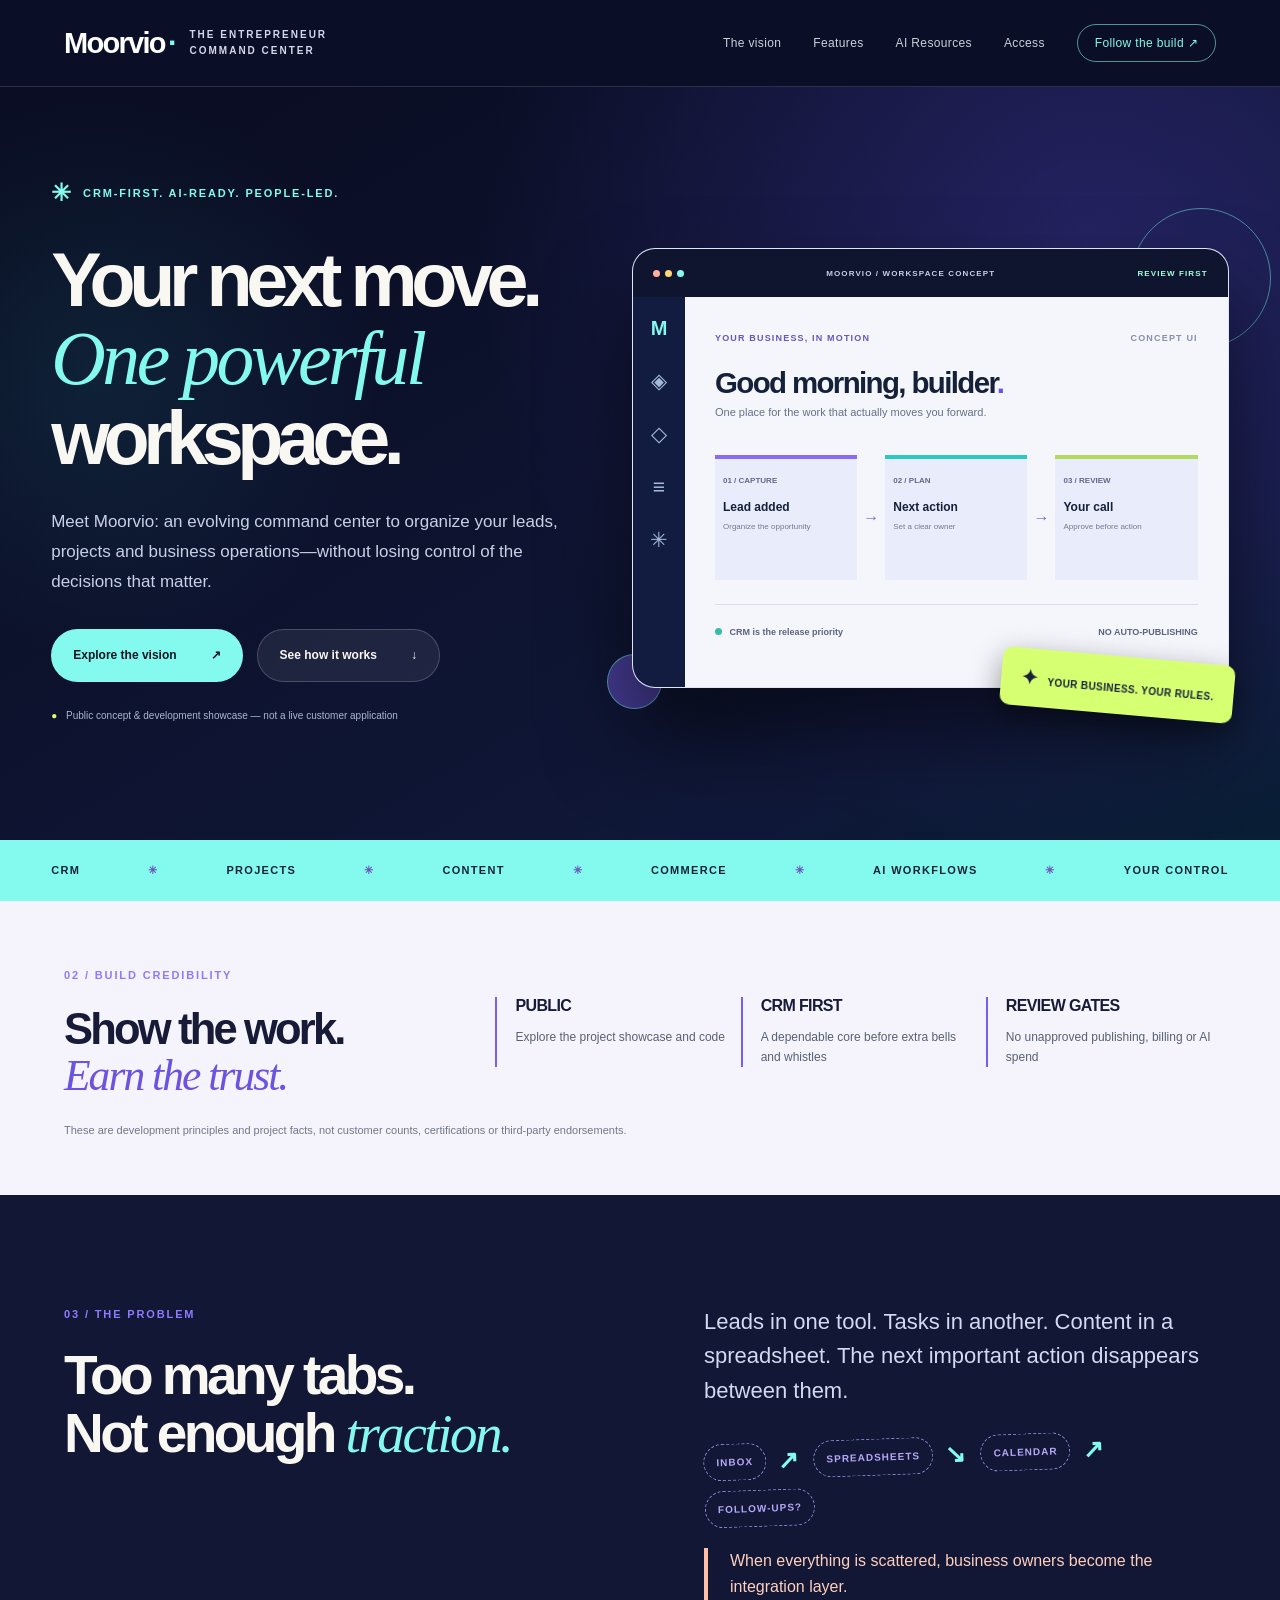
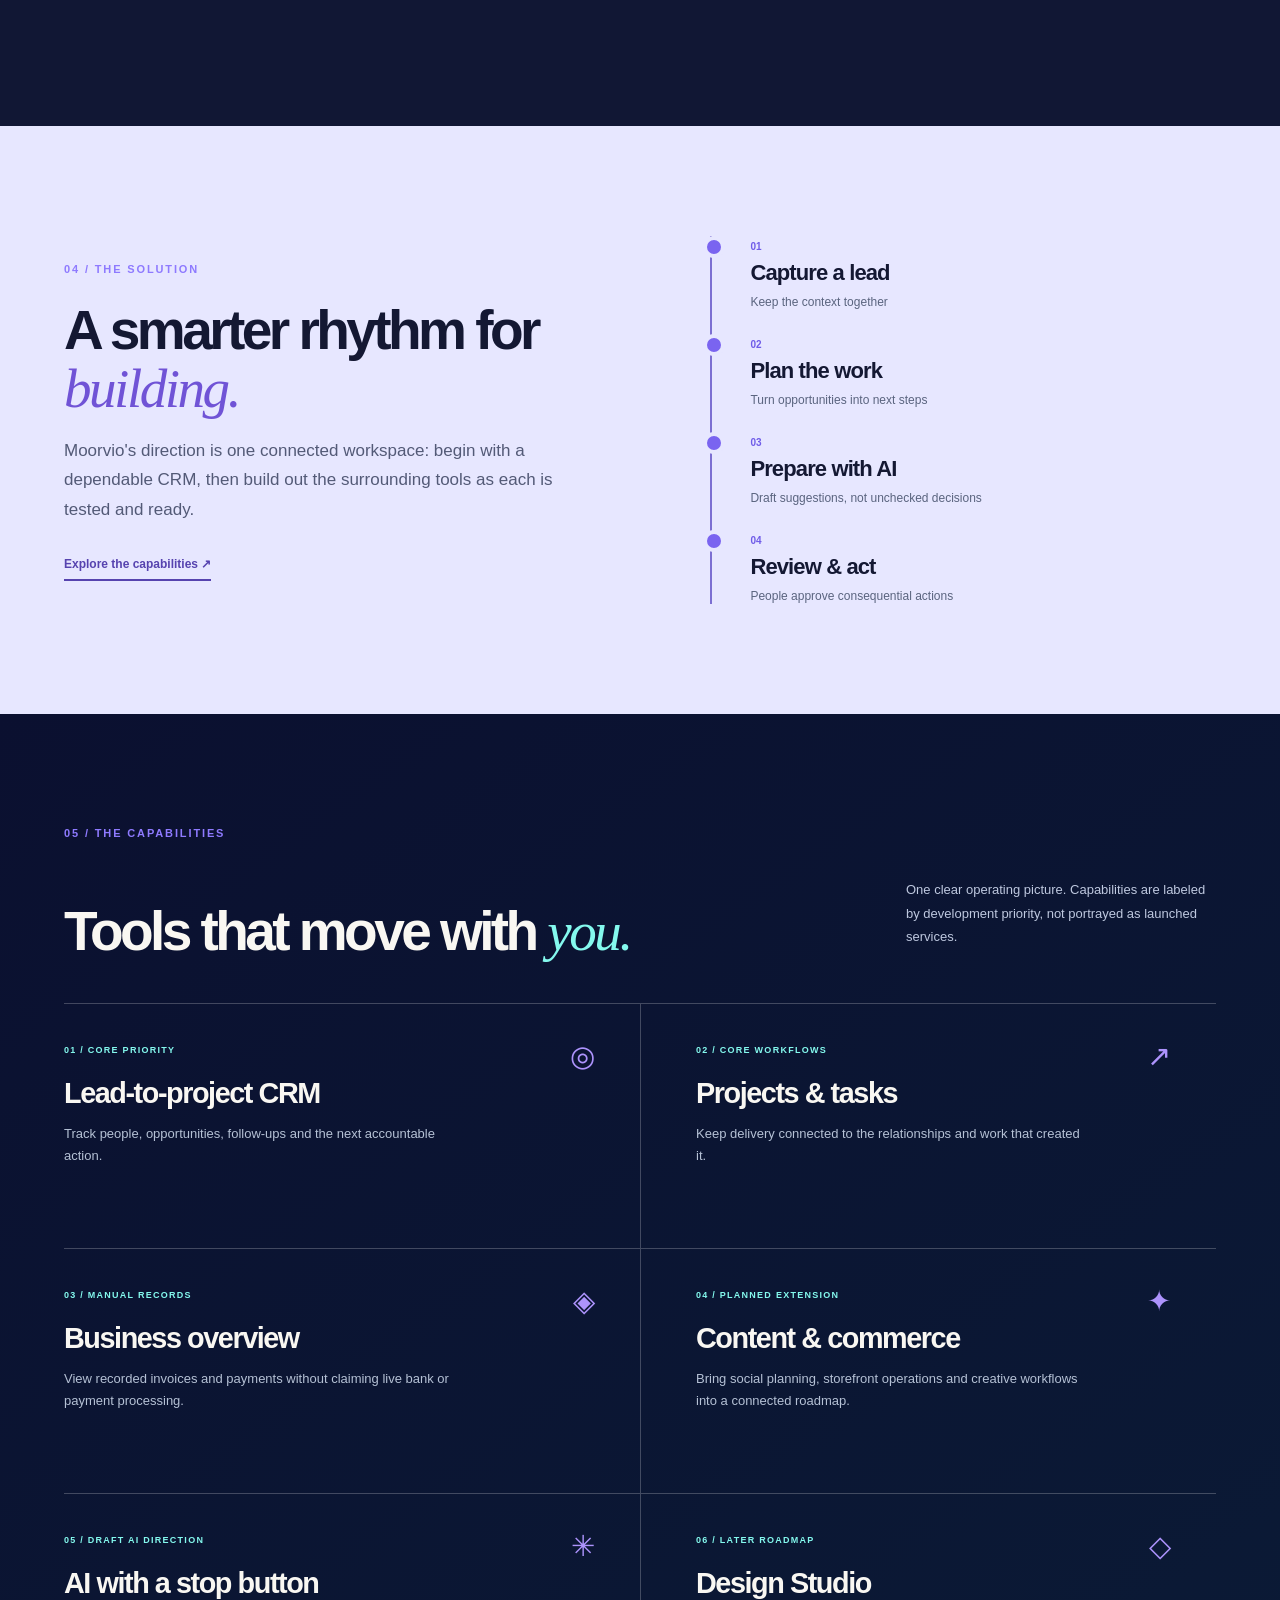
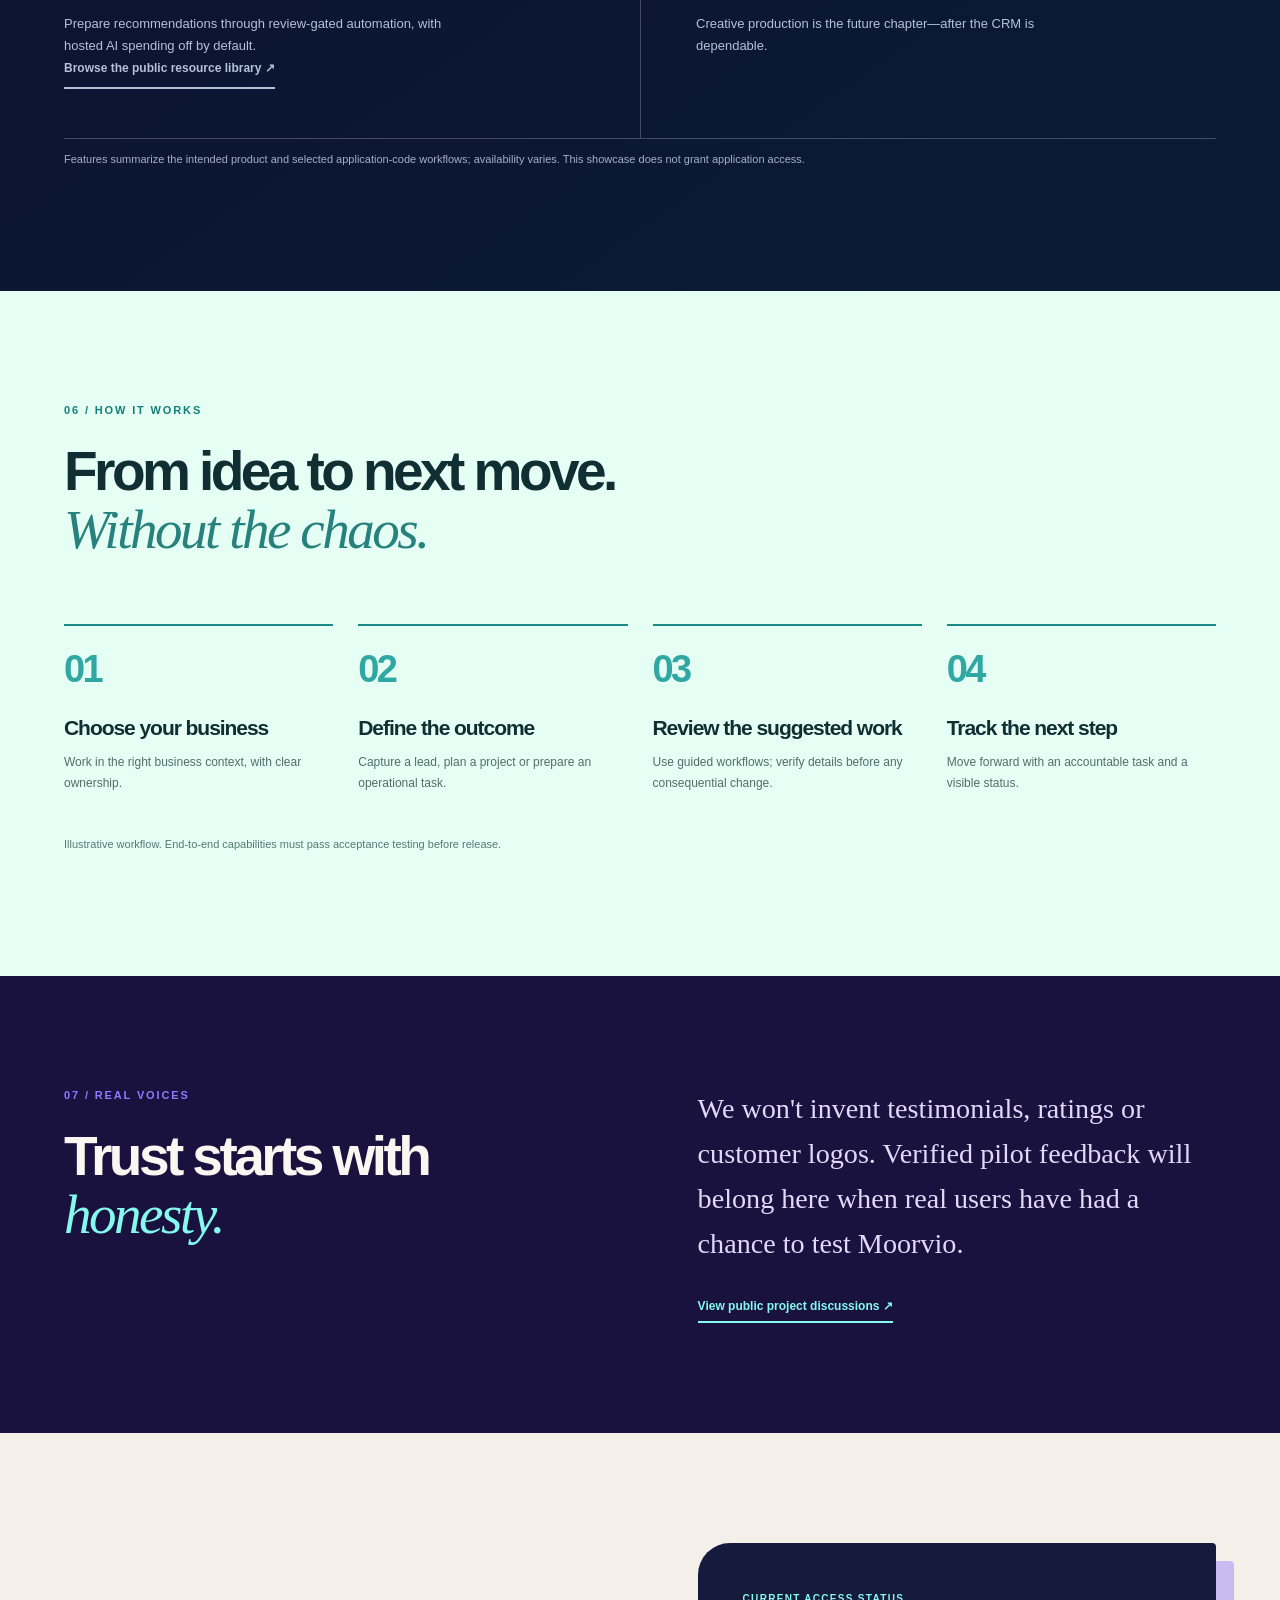
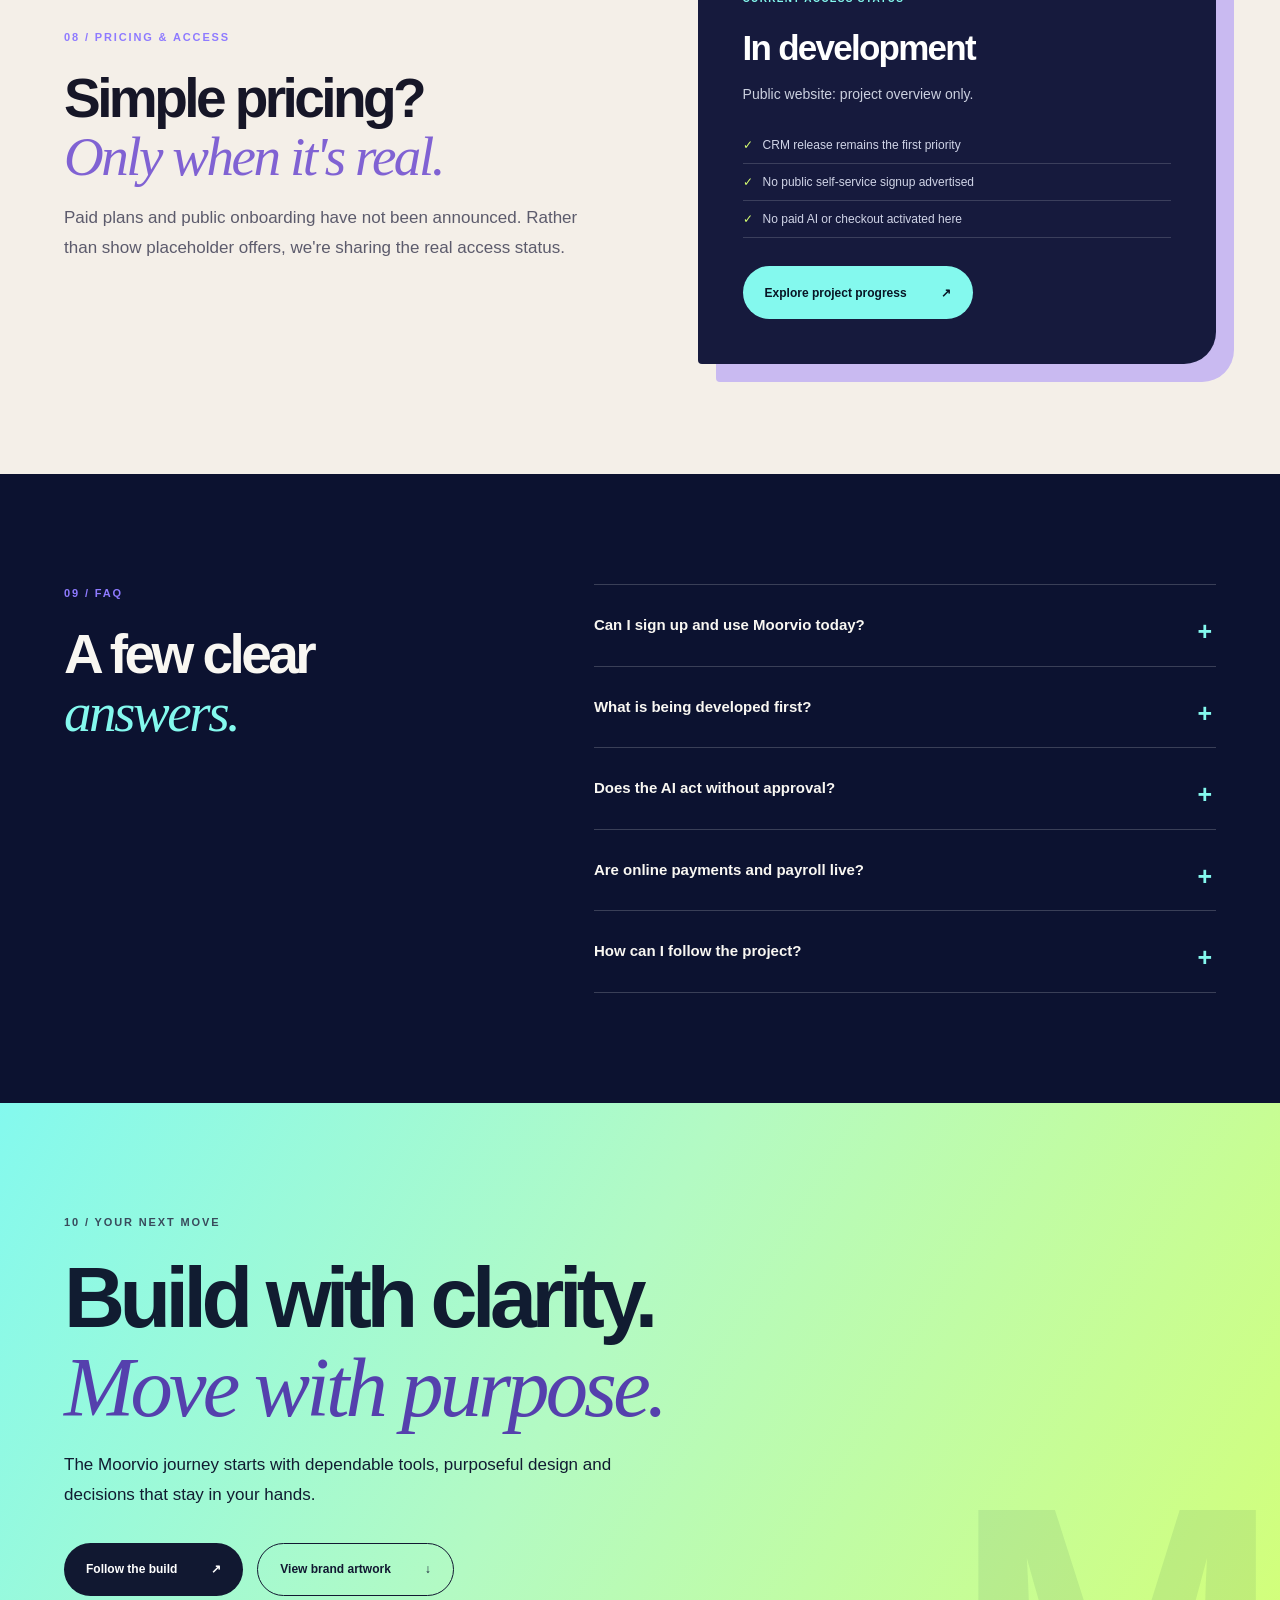
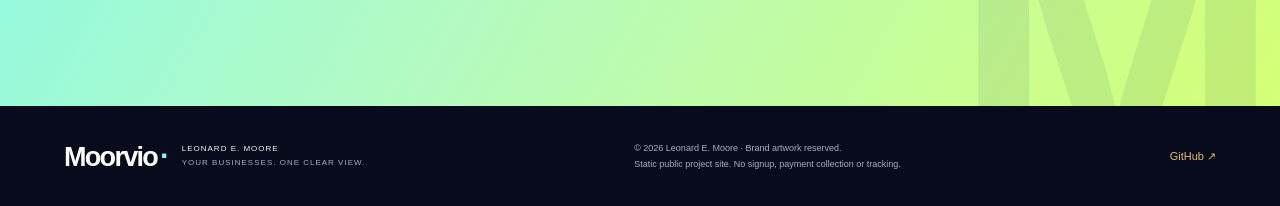
<file: index.html>
<!doctype html>
<html lang="en">
<head>
  <meta charset="utf-8"><meta name="viewport" content="width=device-width,initial-scale=1">
  <meta name="theme-color" content="#090d25">
  <title>Moorvio | Run your business with clarity</title>
  <meta name="description" content="Moorvio is a developing entrepreneur workspace bringing CRM, projects, tasks and review-first AI workflows into one clear operating system. Explore the vision and development status.">
  <meta property="og:type" content="website"><meta property="og:title" content="Moorvio — Your businesses. One clear view.">
  <meta property="og:description" content="The evolving command center for entrepreneurs. CRM-first, review-driven, and built to keep your business moving.">
  <meta property="og:image" content="https://mooreliving777.github.io/business-command-center/assets/moorvio-cover.webp">
  <meta property="og:image:width" content="1536"><meta property="og:image:height" content="1024">
  <meta property="og:url" content="https://mooreliving777.github.io/business-command-center/">
  <meta name="twitter:card" content="summary_large_image">
  <link rel="canonical" href="https://mooreliving777.github.io/business-command-center/">
  <link rel="icon" href="favicon.svg" type="image/svg+xml">
  <link rel="stylesheet" href="styles.css"><link rel="stylesheet" href="landing.css">
  <link rel="stylesheet" href="motion.css">
</head>
<body class="landing-v2">
<a class="skip" href="#main">Skip to content</a>
<header class="site-header">
  <a class="brand" href="#home" aria-label="Moorvio homepage"><span class="wordmark" aria-hidden="true">Moorvio<span>·</span></span><span class="brand-name">THE ENTREPRENEUR<br>COMMAND CENTER</span></a>
  <nav aria-label="Main navigation"><a href="#solution">The vision</a><a href="#features">Features</a><a href="resources.html">AI Resources</a><a href="#pricing">Access</a><a class="nav-cta" href="#final-cta">Follow the build <span aria-hidden="true">↗</span></a></nav>
</header>
<main id="main">
<!-- 01 HERO -->
<section class="v2-hero" id="home" aria-labelledby="hero-title">
  <div class="v2-glow" aria-hidden="true"></div>
  <div class="v2-hero-inner">
    <div class="v2-hero-copy">
      <p class="v2-kicker"><span class="v2-spark" aria-hidden="true">✳</span> CRM-FIRST. AI-READY. PEOPLE-LED.</p>
      <h1 id="hero-title">Your next move.<br><em>One powerful</em><br>workspace.</h1>
      <p class="v2-lead">Meet Moorvio: an evolving command center to organize your leads, projects and business operations—without losing control of the decisions that matter.</p>
      <div class="v2-actions"><a class="v2-btn v2-btn-primary" href="#solution">Explore the vision <span aria-hidden="true">↗</span></a><a class="v2-btn v2-btn-quiet" href="#how-it-works">See how it works <span aria-hidden="true">↓</span></a></div>
      <p class="v2-honesty"><span aria-hidden="true">●</span> Public concept &amp; development showcase — not a live customer application</p>
    </div>
    <div class="v2-demo-wrap">
      <div class="v2-orbit v2-orbit-one" aria-hidden="true"></div><div class="v2-orbit v2-orbit-two" aria-hidden="true"></div>
      <div class="v2-preview">
        <div class="v2-preview-bar"><span class="v2-lights" aria-hidden="true"><i></i><i></i><i></i></span><span>MOORVIO / WORKSPACE CONCEPT</span><span class="v2-preview-status">REVIEW FIRST</span></div>
        <div class="v2-preview-body">
          <div class="v2-preview-rail" aria-hidden="true"><b>M</b><span>◈</span><span>◇</span><span>≡</span><span>✳</span></div>
          <div class="v2-preview-main">
            <div class="v2-preview-top"><span class="v2-mini">YOUR BUSINESS, IN MOTION</span><span class="v2-ghost">CONCEPT UI</span></div>
            <h2>Good morning, builder<span class="v2-accent">.</span></h2>
            <p>One place for the work that actually moves you forward.</p>
            <div class="v2-flow"><div><small>01 / CAPTURE</small><strong>Lead added</strong><span>Organize the opportunity</span></div><span class="v2-arrow" aria-hidden="true">→</span><div><small>02 / PLAN</small><strong>Next action</strong><span>Set a clear owner</span></div><span class="v2-arrow" aria-hidden="true">→</span><div><small>03 / REVIEW</small><strong>Your call</strong><span>Approve before action</span></div></div>
            <div class="v2-preview-bottom"><span><span class="v2-pulse" aria-hidden="true"></span> CRM is the release priority</span><span>NO AUTO-PUBLISHING</span></div>
          </div>
        </div>
      </div>
      <div class="v2-floating-note"><span aria-hidden="true">✦</span> YOUR BUSINESS. YOUR RULES.</div>
    </div>
  </div>
  <div class="v2-ticker" aria-label="Moorvio product areas"><span>CRM</span><span aria-hidden="true">✳</span><span>PROJECTS</span><span aria-hidden="true">✳</span><span>CONTENT</span><span aria-hidden="true">✳</span><span>COMMERCE</span><span aria-hidden="true">✳</span><span>AI WORKFLOWS</span><span aria-hidden="true">✳</span><span>YOUR CONTROL</span></div>
</section>
<!-- 02 SOCIAL PROOF: factual project evidence, no invented customers -->
<section class="v2-proof" id="proof" aria-labelledby="proof-title">
  <div class="v2-container v2-proof-inner"><div><p class="v2-label">02 / BUILD CREDIBILITY</p><h2 id="proof-title">Show the work.<br><em>Earn the trust.</em></h2></div>
    <div class="v2-proof-points"><div><strong>PUBLIC</strong><span>Explore the project showcase and code</span></div><div><strong>CRM FIRST</strong><span>A dependable core before extra bells and whistles</span></div><div><strong>REVIEW GATES</strong><span>No unapproved publishing, billing or AI spend</span></div></div>
  </div>
  <p class="v2-fine v2-container">These are development principles and project facts, not customer counts, certifications or third-party endorsements.</p>
</section>
<!-- 03 PROBLEM -->
<section class="v2-problem v2-pad" id="problem" aria-labelledby="problem-title">
  <div class="v2-container v2-split"><div><p class="v2-label">03 / THE PROBLEM</p><h2 id="problem-title">Too many tabs.<br>Not enough <em>traction.</em></h2></div><div class="v2-right"><p>Leads in one tool. Tasks in another. Content in a spreadsheet. The next important action disappears between them.</p><div class="v2-scribble" aria-hidden="true"><span>INBOX</span><span>↗</span><span>SPREADSHEETS</span><span>↘</span><span>CALENDAR</span><span>↗</span><span>FOLLOW-UPS?</span></div><p class="v2-callout">When everything is scattered, business owners become the integration layer.</p></div></div>
</section>
<!-- 04 SOLUTION -->
<section class="v2-solution v2-pad" id="solution" aria-labelledby="solution-title"><div class="v2-container v2-solution-grid">
  <div><p class="v2-label">04 / THE SOLUTION</p><h2 id="solution-title">A smarter rhythm for <em>building.</em></h2><p class="v2-section-lead">Moorvio's direction is one connected workspace: begin with a dependable CRM, then build out the surrounding tools as each is tested and ready.</p><a class="v2-inline" href="#features">Explore the capabilities <span aria-hidden="true">↗</span></a></div>
  <div class="v2-journey" aria-label="Moorvio workflow concept"><div><span>01</span><strong>Capture a lead</strong><small>Keep the context together</small></div><div><span>02</span><strong>Plan the work</strong><small>Turn opportunities into next steps</small></div><div><span>03</span><strong>Prepare with AI</strong><small>Draft suggestions, not unchecked decisions</small></div><div><span>04</span><strong>Review &amp; act</strong><small>People approve consequential actions</small></div></div>
</div></section>
<!-- 05 FEATURES -->
<section class="v2-features v2-pad" id="features" aria-labelledby="features-title"><div class="v2-container"><p class="v2-label">05 / THE CAPABILITIES</p><div class="v2-heading-row"><h2 id="features-title">Tools that move with <em>you.</em></h2><p>One clear operating picture. Capabilities are labeled by development priority, not portrayed as launched services.</p></div>
<div class="v2-feature-list">
  <article><span class="v2-feature-num">01 / CORE PRIORITY</span><h3>Lead-to-project CRM</h3><p>Track people, opportunities, follow-ups and the next accountable action.</p><span class="v2-feature-glyph" aria-hidden="true">◎</span></article>
  <article><span class="v2-feature-num">02 / CORE WORKFLOWS</span><h3>Projects &amp; tasks</h3><p>Keep delivery connected to the relationships and work that created it.</p><span class="v2-feature-glyph" aria-hidden="true">↗</span></article>
  <article><span class="v2-feature-num">03 / MANUAL RECORDS</span><h3>Business overview</h3><p>View recorded invoices and payments without claiming live bank or payment processing.</p><span class="v2-feature-glyph" aria-hidden="true">◈</span></article>
  <article><span class="v2-feature-num">04 / PLANNED EXTENSION</span><h3>Content &amp; commerce</h3><p>Bring social planning, storefront operations and creative workflows into a connected roadmap.</p><span class="v2-feature-glyph" aria-hidden="true">✦</span></article>
  <article><span class="v2-feature-num">05 / DRAFT AI DIRECTION</span><h3>AI with a stop button</h3><p>Prepare recommendations through review-gated automation, with hosted AI spending off by default. <a href="resources.html" class="v2-inline">Browse the public resource library ↗</a></p><span class="v2-feature-glyph" aria-hidden="true">✳</span></article>
  <article><span class="v2-feature-num">06 / LATER ROADMAP</span><h3>Design Studio</h3><p>Creative production is the future chapter—after the CRM is dependable.</p><span class="v2-feature-glyph" aria-hidden="true">◇</span></article>
</div><p class="v2-fine">Features summarize the intended product and selected application-code workflows; availability varies. This showcase does not grant application access.</p></div></section>
<!-- 06 HOW IT WORKS -->
<section class="v2-how v2-pad" id="how-it-works" aria-labelledby="how-title"><div class="v2-container"><p class="v2-label">06 / HOW IT WORKS</p><h2 id="how-title">From idea to next move.<br><em>Without the chaos.</em></h2><ol class="v2-steps"><li><span>01</span><div><h3>Choose your business</h3><p>Work in the right business context, with clear ownership.</p></div></li><li><span>02</span><div><h3>Define the outcome</h3><p>Capture a lead, plan a project or prepare an operational task.</p></div></li><li><span>03</span><div><h3>Review the suggested work</h3><p>Use guided workflows; verify details before any consequential change.</p></div></li><li><span>04</span><div><h3>Track the next step</h3><p>Move forward with an accountable task and a visible status.</p></div></li></ol><p class="v2-fine">Illustrative workflow. End-to-end capabilities must pass acceptance testing before release.</p></div></section>
<!-- 07 TESTIMONIALS: no fabricated reviews -->
<section class="v2-voices v2-pad" id="testimonials" aria-labelledby="voices-title"><div class="v2-container v2-voices-wrap"><div><p class="v2-label">07 / REAL VOICES</p><h2 id="voices-title">Trust starts with <em>honesty.</em></h2></div><div><p class="v2-quote">We won't invent testimonials, ratings or customer logos. Verified pilot feedback will belong here when real users have had a chance to test Moorvio.</p><a class="v2-inline" href="https://github.com/mooreliving777/business-command-center/issues">View public project discussions <span aria-hidden="true">↗</span></a></div></div></section>
<!-- 08 PRICING -->
<section class="v2-pricing v2-pad" id="pricing" aria-labelledby="pricing-title"><div class="v2-container v2-pricing-layout"><div><p class="v2-label">08 / PRICING &amp; ACCESS</p><h2 id="pricing-title">Simple pricing?<br><em>Only when it's real.</em></h2><p class="v2-section-lead">Paid plans and public onboarding have not been announced. Rather than show placeholder offers, we're sharing the real access status.</p></div><div class="v2-access"><span class="v2-access-brow">CURRENT ACCESS STATUS</span><h3>In development</h3><p>Public website: project overview only.</p><ul><li>CRM release remains the first priority</li><li>No public self-service signup advertised</li><li>No paid AI or checkout activated here</li></ul><a class="v2-btn v2-btn-primary" href="https://github.com/mooreliving777/business-command-center">Explore project progress <span aria-hidden="true">↗</span></a></div></div></section>
<!-- 09 FAQ -->
<section class="v2-faq v2-pad" id="faq" aria-labelledby="faq-title"><div class="v2-container v2-faq-grid"><div><p class="v2-label">09 / FAQ</p><h2 id="faq-title">A few clear <em>answers.</em></h2></div><div class="v2-faq-items">
<details><summary>Can I sign up and use Moorvio today?</summary><p>Not through this site. This is a public development showcase, not an authenticated product or a public waitlist.</p></details>
<details><summary>What is being developed first?</summary><p>A dependable customer relationship management workflow, including leads, follow-ups and related projects. Design Studio comes later.</p></details>
<details><summary>Does the AI act without approval?</summary><p>The intended workflow is review-first. Hosted AI spending and autonomous publishing are not enabled as part of this showcase.</p></details>
<details><summary>Are online payments and payroll live?</summary><p>No. Existing application summaries discuss manually recorded invoice payments and payroll preparation only. This site neither collects payments nor processes payroll.</p></details>
<details><summary>How can I follow the project?</summary><p>Visit the public GitHub repository for the project overview and code changes. There is no verified email signup on this page.</p></details>
</div></div></section>
<!-- 10 FINAL CTA -->
<section class="v2-final v2-pad" id="final-cta" aria-labelledby="final-title"><div class="v2-container v2-final-inner"><p class="v2-label">10 / YOUR NEXT MOVE</p><h2 id="final-title">Build with clarity.<br><em>Move with purpose.</em></h2><p>The Moorvio journey starts with dependable tools, purposeful design and decisions that stay in your hands.</p><div class="v2-actions"><a class="v2-btn v2-btn-dark" href="https://github.com/mooreliving777/business-command-center">Follow the build <span aria-hidden="true">↗</span></a><a class="v2-btn v2-btn-outline" href="assets/moorvio-cover.webp" download="moorvio-cover.webp">View brand artwork <span aria-hidden="true">↓</span></a></div><span class="v2-final-mark" aria-hidden="true">M.</span></div></section>
</main>
<footer><a class="brand footer-brand" href="#home"><span class="wordmark" aria-hidden="true">Moorvio<span>·</span></span><span>LEONARD E. MOORE<br><span class="muted">YOUR BUSINESSES. ONE CLEAR VIEW.</span></span></a><p>© 2026 Leonard E. Moore · Brand artwork reserved.<br>Static public project site. No signup, payment collection or tracking.</p><a href="https://github.com/mooreliving777/business-command-center">GitHub <span aria-hidden="true">↗</span></a></footer>
  <script src="motion.js" defer></script>
</body></html>
</file>
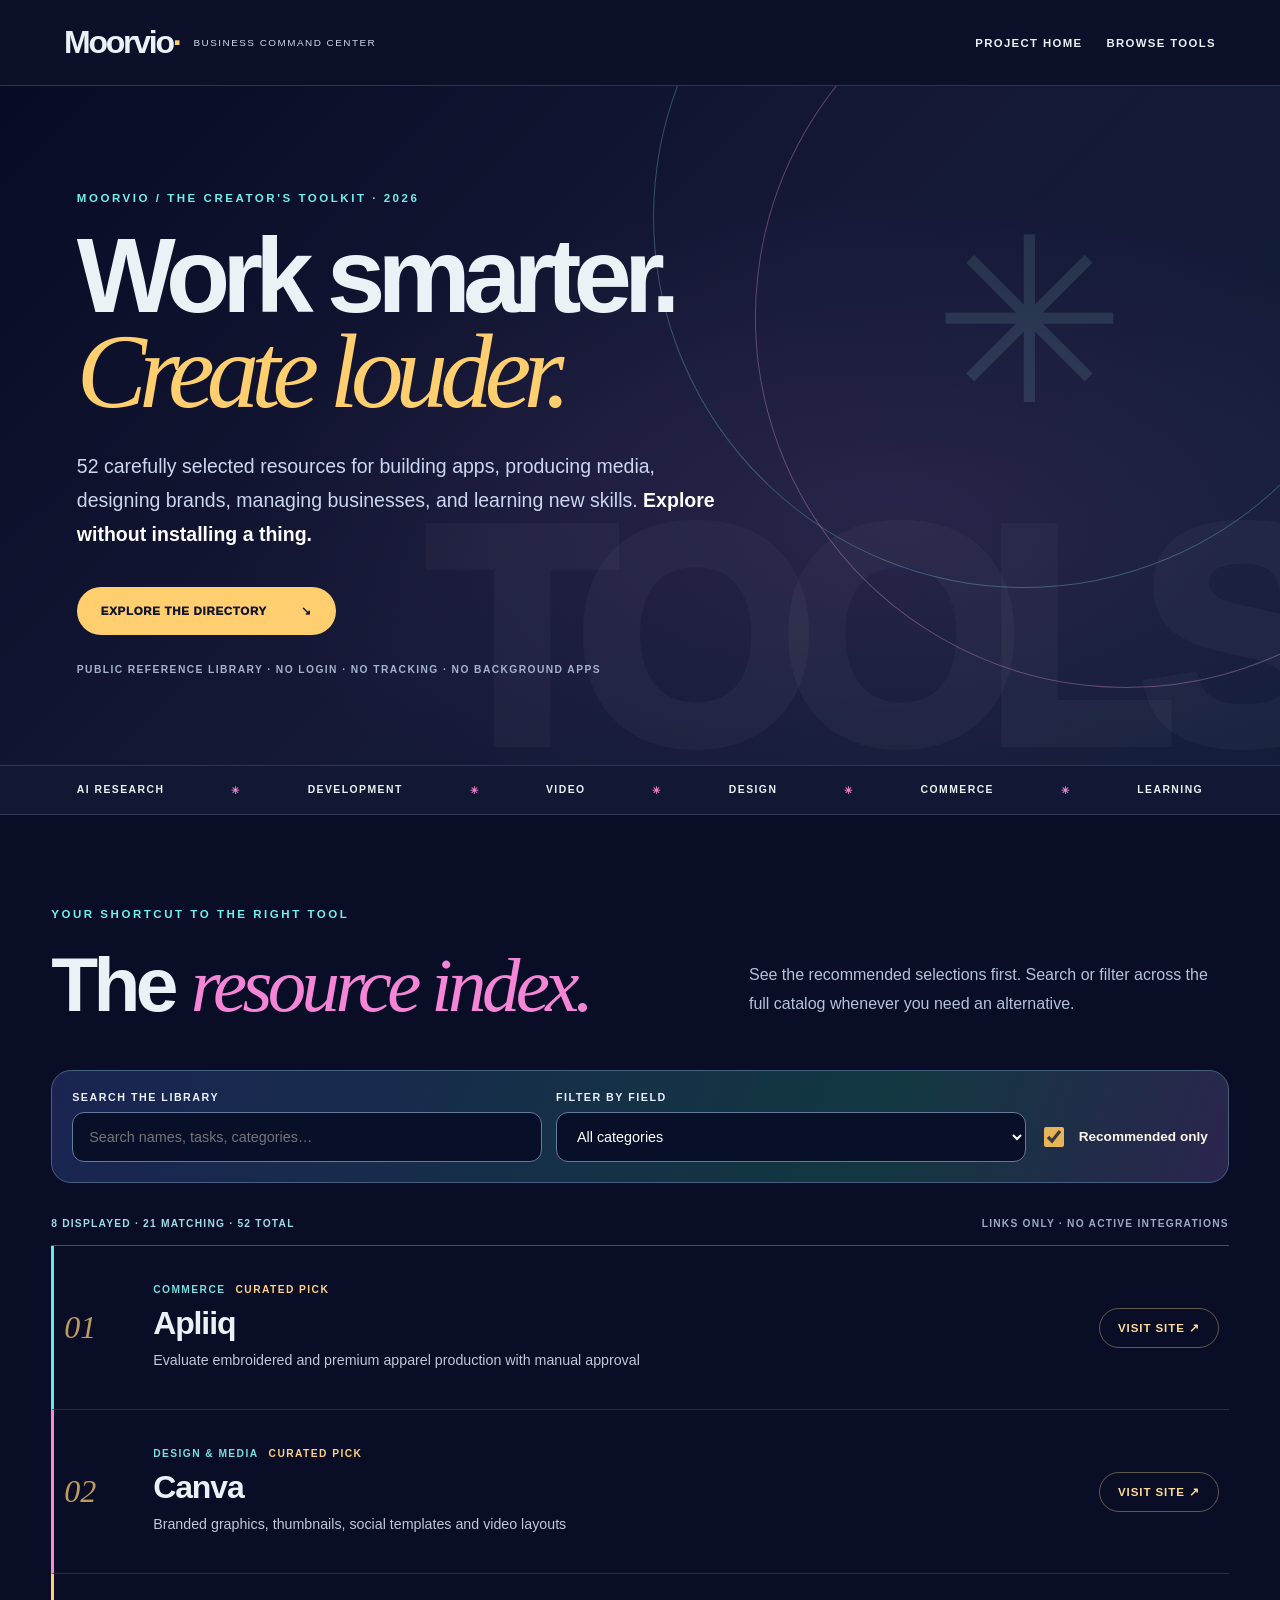
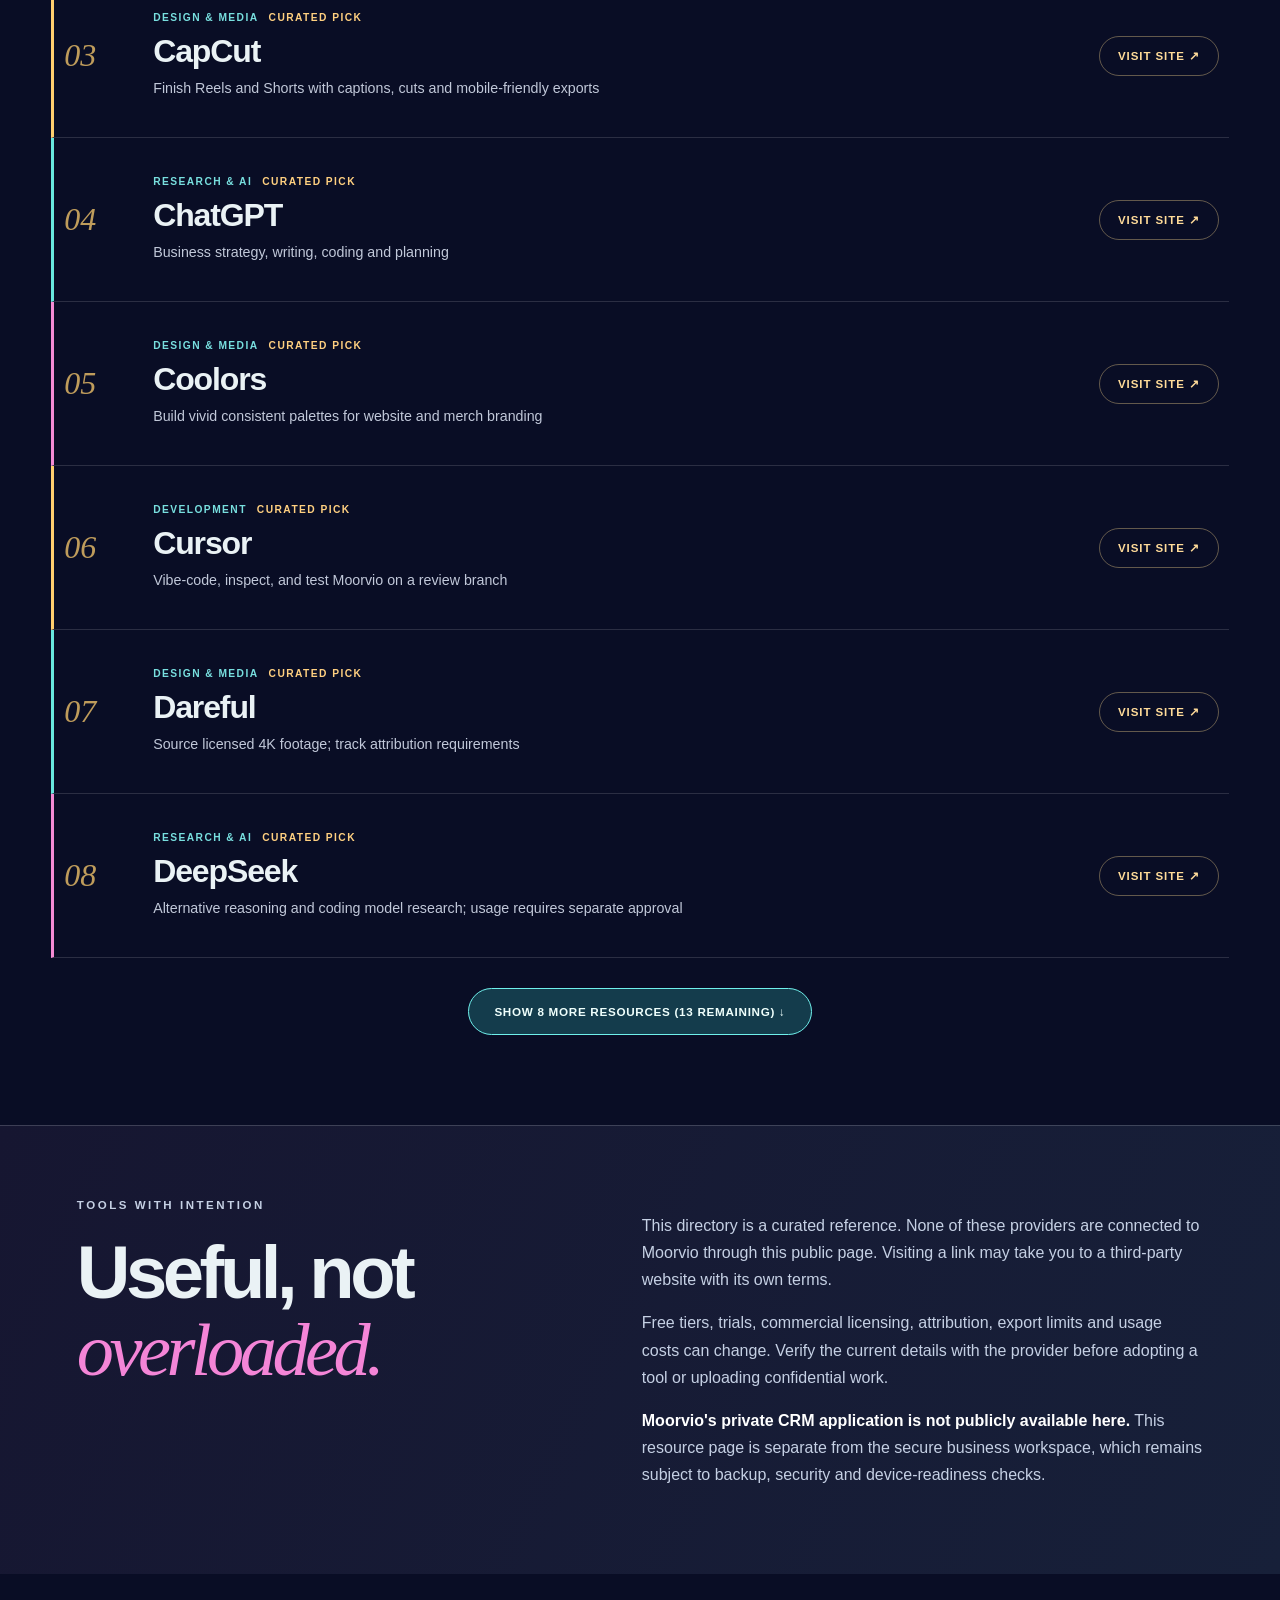
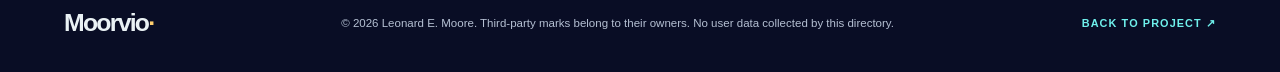
<file: resources.html>
<!doctype html>
<html lang="en">
<head>
<meta charset="utf-8">
<meta name="viewport" content="width=device-width,initial-scale=1">
<meta name="theme-color" content="#090d25">
<meta name="description" content="Explore 52 curated AI, design, coding, video, commerce and learning resources for entrepreneurs. Search a lightweight reference directory from Moorvio.">
<meta property="og:title" content="AI Resources | Moorvio">
<meta property="og:description" content="52 practical tools. One lightweight, searchable directory. No subscriptions or account connections required.">
<meta property="og:type" content="website">
<meta property="og:url" content="https://mooreliving777.github.io/business-command-center/resources.html">
<title>Moorvio | AI Resources Directory</title>
<link rel="canonical" href="https://mooreliving777.github.io/business-command-center/resources.html">
<link rel="icon" href="favicon.svg" type="image/svg+xml">
<link rel="stylesheet" href="styles.css">
<link rel="stylesheet" href="resources.css">
<script src="resources.js" defer></script>
<link rel="stylesheet" href="motion.css">
</head>
<body class="resource-page">
<a class="skip" href="#directory">Skip to resource directory</a>
<header class="resource-header">
 <a class="resource-brand" href="./" aria-label="Moorvio home"><span class="resource-wordmark">Moorvio<span>·</span></span><small>BUSINESS COMMAND CENTER</small></a>
 <nav aria-label="Resource navigation"><a href="./">PROJECT HOME</a><a href="#directory">BROWSE TOOLS</a></nav>
</header>
<main>
<section class="resource-hero" aria-labelledby="resource-title">
 <div class="resource-hero-art" aria-hidden="true"><span class="resource-orbit"></span><span class="resource-orbit two"></span><span class="resource-art-word">TOOLS</span><span class="resource-art-asterisk">✳</span></div>
 <div class="resource-hero-content">
   <p class="resource-kicker">MOORVIO / THE CREATOR'S TOOLKIT · 2026</p>
   <h1 id="resource-title">Work smarter.<br><em>Create louder.</em></h1>
   <p class="resource-lede">52 carefully selected resources for building apps, producing media, designing brands, managing businesses, and learning new skills. <strong>Explore without installing a thing.</strong></p>
   <a href="#directory" class="resource-hero-cta">EXPLORE THE DIRECTORY <span aria-hidden="true">↘</span></a>
   <p class="resource-status">PUBLIC REFERENCE LIBRARY · NO LOGIN · NO TRACKING · NO BACKGROUND APPS</p>
 </div>
</section>
<div class="resource-marquee" aria-label="Resource categories"><span>AI RESEARCH</span><b>✳</b><span>DEVELOPMENT</span><b>✳</b><span>VIDEO</span><b>✳</b><span>DESIGN</span><b>✳</b><span>COMMERCE</span><b>✳</b><span>LEARNING</span></div>
<section id="directory" class="resource-directory" aria-labelledby="directory-title">
 <div class="resource-section-heading"><p class="resource-kicker">YOUR SHORTCUT TO THE RIGHT TOOL</p><h2 id="directory-title">The <em>resource index.</em></h2><p>See the recommended selections first. Search or filter across the full catalog whenever you need an alternative.</p></div>
 <div class="resource-filters">
   <label class="resource-field">SEARCH THE LIBRARY<input id="resource-search" type="search" placeholder="Search names, tasks, categories…" autocomplete="off"></label>
   <label class="resource-field">FILTER BY FIELD<select id="resource-group"><option value="">All categories</option><option value="Commerce">Commerce</option>
<option value="Design &amp; media">Design &amp; media</option>
<option value="Development">Development</option>
<option value="Learning &amp; utilities">Learning &amp; utilities</option>
<option value="Operations">Operations</option>
<option value="Research &amp; AI">Research &amp; AI</option></select></label>
   <label class="resource-recommended"><input id="resource-recommended" type="checkbox" checked><span>Recommended only</span></label>
 </div>
 <div class="resource-results-header"><p id="resource-count" role="status" aria-live="polite">52 resources available</p><span>LINKS ONLY · NO ACTIVE INTEGRATIONS</span></div>
 <ol id="resource-list" class="resource-list">
<li class="resource-row" data-group="Commerce" data-recommended="true" data-search="apliiq apparel production evaluate embroidered and premium apparel production with manual approval commerce">
  <span class="resource-index" aria-hidden="true">01</span>
  <div class="resource-copy"><div class="resource-eyebrow"><span>Commerce</span><span class="resource-pick">CURATED PICK</span></div><h3>Apliiq</h3><p>Evaluate embroidered and premium apparel production with manual approval</p></div>
  <a class="resource-visit" href="https://www.apliiq.com/" target="_blank" rel="noopener noreferrer external" aria-label="Visit Apliiq website (opens in new tab)">VISIT SITE <span aria-hidden="true">↗</span></a>
</li>
<li class="resource-row" data-group="Design &amp; media" data-recommended="true" data-search="canva brand design branded graphics, thumbnails, social templates and video layouts design &amp; media">
  <span class="resource-index" aria-hidden="true">02</span>
  <div class="resource-copy"><div class="resource-eyebrow"><span>Design &amp; media</span><span class="resource-pick">CURATED PICK</span></div><h3>Canva</h3><p>Branded graphics, thumbnails, social templates and video layouts</p></div>
  <a class="resource-visit" href="https://www.canva.com/" target="_blank" rel="noopener noreferrer external" aria-label="Visit Canva website (opens in new tab)">VISIT SITE <span aria-hidden="true">↗</span></a>
</li>
<li class="resource-row" data-group="Design &amp; media" data-recommended="true" data-search="capcut video editing finish reels and shorts with captions, cuts and mobile-friendly exports design &amp; media">
  <span class="resource-index" aria-hidden="true">03</span>
  <div class="resource-copy"><div class="resource-eyebrow"><span>Design &amp; media</span><span class="resource-pick">CURATED PICK</span></div><h3>CapCut</h3><p>Finish Reels and Shorts with captions, cuts and mobile-friendly exports</p></div>
  <a class="resource-visit" href="https://www.capcut.com/" target="_blank" rel="noopener noreferrer external" aria-label="Visit CapCut website (opens in new tab)">VISIT SITE <span aria-hidden="true">↗</span></a>
</li>
<li class="resource-row" data-group="Research &amp; AI" data-recommended="true" data-search="chatgpt chat &amp; strategy business strategy, writing, coding and planning research &amp; ai">
  <span class="resource-index" aria-hidden="true">04</span>
  <div class="resource-copy"><div class="resource-eyebrow"><span>Research &amp; AI</span><span class="resource-pick">CURATED PICK</span></div><h3>ChatGPT</h3><p>Business strategy, writing, coding and planning</p></div>
  <a class="resource-visit" href="https://chatgpt.com/" target="_blank" rel="noopener noreferrer external" aria-label="Visit ChatGPT website (opens in new tab)">VISIT SITE <span aria-hidden="true">↗</span></a>
</li>
<li class="resource-row" data-group="Design &amp; media" data-recommended="true" data-search="coolors color systems build vivid consistent palettes for website and merch branding design &amp; media">
  <span class="resource-index" aria-hidden="true">05</span>
  <div class="resource-copy"><div class="resource-eyebrow"><span>Design &amp; media</span><span class="resource-pick">CURATED PICK</span></div><h3>Coolors</h3><p>Build vivid consistent palettes for website and merch branding</p></div>
  <a class="resource-visit" href="https://coolors.co/" target="_blank" rel="noopener noreferrer external" aria-label="Visit Coolors website (opens in new tab)">VISIT SITE <span aria-hidden="true">↗</span></a>
</li>
<li class="resource-row" data-group="Development" data-recommended="true" data-search="cursor coding assistant vibe-code, inspect, and test moorvio on a review branch development">
  <span class="resource-index" aria-hidden="true">06</span>
  <div class="resource-copy"><div class="resource-eyebrow"><span>Development</span><span class="resource-pick">CURATED PICK</span></div><h3>Cursor</h3><p>Vibe-code, inspect, and test Moorvio on a review branch</p></div>
  <a class="resource-visit" href="https://cursor.com/" target="_blank" rel="noopener noreferrer external" aria-label="Visit Cursor website (opens in new tab)">VISIT SITE <span aria-hidden="true">↗</span></a>
</li>
<li class="resource-row" data-group="Design &amp; media" data-recommended="true" data-search="dareful stock video source licensed 4k footage; track attribution requirements design &amp; media">
  <span class="resource-index" aria-hidden="true">07</span>
  <div class="resource-copy"><div class="resource-eyebrow"><span>Design &amp; media</span><span class="resource-pick">CURATED PICK</span></div><h3>Dareful</h3><p>Source licensed 4K footage; track attribution requirements</p></div>
  <a class="resource-visit" href="https://www.dareful.com/" target="_blank" rel="noopener noreferrer external" aria-label="Visit Dareful website (opens in new tab)">VISIT SITE <span aria-hidden="true">↗</span></a>
</li>
<li class="resource-row" data-group="Research &amp; AI" data-recommended="true" data-search="deepseek ai reasoning alternative reasoning and coding model research; usage requires separate approval research &amp; ai">
  <span class="resource-index" aria-hidden="true">08</span>
  <div class="resource-copy"><div class="resource-eyebrow"><span>Research &amp; AI</span><span class="resource-pick">CURATED PICK</span></div><h3>DeepSeek</h3><p>Alternative reasoning and coding model research; usage requires separate approval</p></div>
  <a class="resource-visit" href="https://www.deepseek.com/" target="_blank" rel="noopener noreferrer external" aria-label="Visit DeepSeek website (opens in new tab)">VISIT SITE <span aria-hidden="true">↗</span></a>
</li>
<li class="resource-row" data-group="Design &amp; media" data-recommended="true" data-search="elevenlabs voice production authorized voiceovers and multilingual dubbing design &amp; media">
  <span class="resource-index" aria-hidden="true">09</span>
  <div class="resource-copy"><div class="resource-eyebrow"><span>Design &amp; media</span><span class="resource-pick">CURATED PICK</span></div><h3>ElevenLabs</h3><p>Authorized voiceovers and multilingual dubbing</p></div>
  <a class="resource-visit" href="https://elevenlabs.io/" target="_blank" rel="noopener noreferrer external" aria-label="Visit ElevenLabs website (opens in new tab)">VISIT SITE <span aria-hidden="true">↗</span></a>
</li>
<li class="resource-row" data-group="Development" data-recommended="true" data-search="figma ui design design-system components and ui handoff for moorvio development">
  <span class="resource-index" aria-hidden="true">10</span>
  <div class="resource-copy"><div class="resource-eyebrow"><span>Development</span><span class="resource-pick">CURATED PICK</span></div><h3>Figma</h3><p>Design-system components and UI handoff for Moorvio</p></div>
  <a class="resource-visit" href="https://www.figma.com/" target="_blank" rel="noopener noreferrer external" aria-label="Visit Figma website (opens in new tab)">VISIT SITE <span aria-hidden="true">↗</span></a>
</li>
<li class="resource-row" data-group="Development" data-recommended="true" data-search="github version control source control, draft pull requests, ci and reviewed changes development">
  <span class="resource-index" aria-hidden="true">11</span>
  <div class="resource-copy"><div class="resource-eyebrow"><span>Development</span><span class="resource-pick">CURATED PICK</span></div><h3>GitHub</h3><p>Source control, draft pull requests, CI and reviewed changes</p></div>
  <a class="resource-visit" href="https://github.com/" target="_blank" rel="noopener noreferrer external" aria-label="Visit GitHub website (opens in new tab)">VISIT SITE <span aria-hidden="true">↗</span></a>
</li>
<li class="resource-row" data-group="Design &amp; media" data-recommended="true" data-search="heygen avatar video prepare permitted ai presenter and explainer video concepts design &amp; media">
  <span class="resource-index" aria-hidden="true">12</span>
  <div class="resource-copy"><div class="resource-eyebrow"><span>Design &amp; media</span><span class="resource-pick">CURATED PICK</span></div><h3>HeyGen</h3><p>Prepare permitted AI presenter and explainer video concepts</p></div>
  <a class="resource-visit" href="https://www.heygen.com/" target="_blank" rel="noopener noreferrer external" aria-label="Visit HeyGen website (opens in new tab)">VISIT SITE <span aria-hidden="true">↗</span></a>
</li>
<li class="resource-row" data-group="Design &amp; media" data-recommended="true" data-search="ideogram image design create text-forward apparel concepts and promotional graphics design &amp; media">
  <span class="resource-index" aria-hidden="true">13</span>
  <div class="resource-copy"><div class="resource-eyebrow"><span>Design &amp; media</span><span class="resource-pick">CURATED PICK</span></div><h3>Ideogram</h3><p>Create text-forward apparel concepts and promotional graphics</p></div>
  <a class="resource-visit" href="https://ideogram.ai/" target="_blank" rel="noopener noreferrer external" aria-label="Visit Ideogram website (opens in new tab)">VISIT SITE <span aria-hidden="true">↗</span></a>
</li>
<li class="resource-row" data-group="Design &amp; media" data-recommended="true" data-search="kling ai ai video generation review-gated cinematic clips and motion tests with strict credit budgets design &amp; media">
  <span class="resource-index" aria-hidden="true">14</span>
  <div class="resource-copy"><div class="resource-eyebrow"><span>Design &amp; media</span><span class="resource-pick">CURATED PICK</span></div><h3>Kling AI</h3><p>Review-gated cinematic clips and motion tests with strict credit budgets</p></div>
  <a class="resource-visit" href="https://klingai.com/" target="_blank" rel="noopener noreferrer external" aria-label="Visit Kling AI website (opens in new tab)">VISIT SITE <span aria-hidden="true">↗</span></a>
</li>
<li class="resource-row" data-group="Operations" data-recommended="true" data-search="metricool social planning plan and review branded campaign calendars; no automated publishing here operations">
  <span class="resource-index" aria-hidden="true">15</span>
  <div class="resource-copy"><div class="resource-eyebrow"><span>Operations</span><span class="resource-pick">CURATED PICK</span></div><h3>Metricool</h3><p>Plan and review branded campaign calendars; no automated publishing here</p></div>
  <a class="resource-visit" href="https://metricool.com/" target="_blank" rel="noopener noreferrer external" aria-label="Visit Metricool website (opens in new tab)">VISIT SITE <span aria-hidden="true">↗</span></a>
</li>
<li class="resource-row" data-group="Development" data-recommended="true" data-search="mistral vibe coding assistant supervised coding and repository review development">
  <span class="resource-index" aria-hidden="true">16</span>
  <div class="resource-copy"><div class="resource-eyebrow"><span>Development</span><span class="resource-pick">CURATED PICK</span></div><h3>Mistral Vibe</h3><p>Supervised coding and repository review</p></div>
  <a class="resource-visit" href="https://docs.mistral.ai/vibe/" target="_blank" rel="noopener noreferrer external" aria-label="Visit Mistral Vibe website (opens in new tab)">VISIT SITE <span aria-hidden="true">↗</span></a>
</li>
<li class="resource-row" data-group="Research &amp; AI" data-recommended="true" data-search="perplexity ai research source-backed research and competitor discovery research &amp; ai">
  <span class="resource-index" aria-hidden="true">17</span>
  <div class="resource-copy"><div class="resource-eyebrow"><span>Research &amp; AI</span><span class="resource-pick">CURATED PICK</span></div><h3>Perplexity</h3><p>Source-backed research and competitor discovery</p></div>
  <a class="resource-visit" href="https://www.perplexity.ai/" target="_blank" rel="noopener noreferrer external" aria-label="Visit Perplexity website (opens in new tab)">VISIT SITE <span aria-hidden="true">↗</span></a>
</li>
<li class="resource-row" data-group="Commerce" data-recommended="true" data-search="printful print on demand draft merchandise production workflows with manual order approval commerce">
  <span class="resource-index" aria-hidden="true">18</span>
  <div class="resource-copy"><div class="resource-eyebrow"><span>Commerce</span><span class="resource-pick">CURATED PICK</span></div><h3>Printful</h3><p>Draft merchandise production workflows with manual order approval</p></div>
  <a class="resource-visit" href="https://www.printful.com/" target="_blank" rel="noopener noreferrer external" aria-label="Visit Printful website (opens in new tab)">VISIT SITE <span aria-hidden="true">↗</span></a>
</li>
<li class="resource-row" data-group="Development" data-recommended="true" data-search="qwen coding models evaluate coding and multimodal models for future moorvio architecture development">
  <span class="resource-index" aria-hidden="true">19</span>
  <div class="resource-copy"><div class="resource-eyebrow"><span>Development</span><span class="resource-pick">CURATED PICK</span></div><h3>Qwen</h3><p>Evaluate coding and multimodal models for future Moorvio architecture</p></div>
  <a class="resource-visit" href="https://qwen.ai/" target="_blank" rel="noopener noreferrer external" aria-label="Visit Qwen website (opens in new tab)">VISIT SITE <span aria-hidden="true">↗</span></a>
</li>
<li class="resource-row" data-group="Development" data-recommended="true" data-search="replit app development prototype and test web applications without activating paid deployment development">
  <span class="resource-index" aria-hidden="true">20</span>
  <div class="resource-copy"><div class="resource-eyebrow"><span>Development</span><span class="resource-pick">CURATED PICK</span></div><h3>Replit</h3><p>Prototype and test web applications without activating paid deployment</p></div>
  <a class="resource-visit" href="https://replit.com/" target="_blank" rel="noopener noreferrer external" aria-label="Visit Replit website (opens in new tab)">VISIT SITE <span aria-hidden="true">↗</span></a>
</li>
<li class="resource-row" data-group="Design &amp; media" data-recommended="true" data-search="runway video production realistic video concepts, commercials and show footage design &amp; media">
  <span class="resource-index" aria-hidden="true">21</span>
  <div class="resource-copy"><div class="resource-eyebrow"><span>Design &amp; media</span><span class="resource-pick">CURATED PICK</span></div><h3>Runway</h3><p>Realistic video concepts, commercials and show footage</p></div>
  <a class="resource-visit" href="https://runwayml.com/" target="_blank" rel="noopener noreferrer external" aria-label="Visit Runway website (opens in new tab)">VISIT SITE <span aria-hidden="true">↗</span></a>
</li>
<li class="resource-row" data-group="Learning &amp; utilities" data-recommended="false" data-search="bookboon learning resources evaluate business books and training access; not universally free learning &amp; utilities">
  <span class="resource-index" aria-hidden="true">22</span>
  <div class="resource-copy"><div class="resource-eyebrow"><span>Learning &amp; utilities</span></div><h3>Bookboon</h3><p>Evaluate business books and training access; not universally free</p></div>
  <a class="resource-visit" href="https://bookboon.com/" target="_blank" rel="noopener noreferrer external" aria-label="Visit Bookboon website (opens in new tab)">VISIT SITE <span aria-hidden="true">↗</span></a>
</li>
<li class="resource-row" data-group="Design &amp; media" data-recommended="false" data-search="d-id talking portraits review authorized talking-portrait experiments only design &amp; media">
  <span class="resource-index" aria-hidden="true">23</span>
  <div class="resource-copy"><div class="resource-eyebrow"><span>Design &amp; media</span></div><h3>D-ID</h3><p>Review authorized talking-portrait experiments only</p></div>
  <a class="resource-visit" href="https://www.d-id.com/" target="_blank" rel="noopener noreferrer external" aria-label="Visit D-ID website (opens in new tab)">VISIT SITE <span aria-hidden="true">↗</span></a>
</li>
<li class="resource-row" data-group="Research &amp; AI" data-recommended="false" data-search="genspark research secondary research and source verification research &amp; ai">
  <span class="resource-index" aria-hidden="true">24</span>
  <div class="resource-copy"><div class="resource-eyebrow"><span>Research &amp; AI</span></div><h3>Genspark</h3><p>Secondary research and source verification</p></div>
  <a class="resource-visit" href="https://www.genspark.ai/" target="_blank" rel="noopener noreferrer external" aria-label="Visit Genspark website (opens in new tab)">VISIT SITE <span aria-hidden="true">↗</span></a>
</li>
<li class="resource-row" data-group="Development" data-recommended="false" data-search="godot game engine future interactive media prototypes; defer heavy tooling development">
  <span class="resource-index" aria-hidden="true">25</span>
  <div class="resource-copy"><div class="resource-eyebrow"><span>Development</span></div><h3>Godot</h3><p>Future interactive media prototypes; defer heavy tooling</p></div>
  <a class="resource-visit" href="https://godotengine.org/" target="_blank" rel="noopener noreferrer external" aria-label="Visit Godot website (opens in new tab)">VISIT SITE <span aria-hidden="true">↗</span></a>
</li>
<li class="resource-row" data-group="Development" data-recommended="false" data-search="google ai studio model prototyping evaluate gemini models in private tests without activating paid apis development">
  <span class="resource-index" aria-hidden="true">26</span>
  <div class="resource-copy"><div class="resource-eyebrow"><span>Development</span></div><h3>Google AI Studio</h3><p>Evaluate Gemini models in private tests without activating paid APIs</p></div>
  <a class="resource-visit" href="https://aistudio.google.com/" target="_blank" rel="noopener noreferrer external" aria-label="Visit Google AI Studio website (opens in new tab)">VISIT SITE <span aria-hidden="true">↗</span></a>
</li>
<li class="resource-row" data-group="Operations" data-recommended="false" data-search="granola meeting notes record meeting takeaways with participant consent operations">
  <span class="resource-index" aria-hidden="true">27</span>
  <div class="resource-copy"><div class="resource-eyebrow"><span>Operations</span></div><h3>Granola</h3><p>Record meeting takeaways with participant consent</p></div>
  <a class="resource-visit" href="https://www.granola.ai/" target="_blank" rel="noopener noreferrer external" aria-label="Visit Granola website (opens in new tab)">VISIT SITE <span aria-hidden="true">↗</span></a>
</li>
<li class="resource-row" data-group="Operations" data-recommended="false" data-search="gumloop automation evaluate repeatable ai agent workflows operations">
  <span class="resource-index" aria-hidden="true">28</span>
  <div class="resource-copy"><div class="resource-eyebrow"><span>Operations</span></div><h3>Gumloop</h3><p>Evaluate repeatable AI agent workflows</p></div>
  <a class="resource-visit" href="https://www.gumloop.com/" target="_blank" rel="noopener noreferrer external" aria-label="Visit Gumloop website (opens in new tab)">VISIT SITE <span aria-hidden="true">↗</span></a>
</li>
<li class="resource-row" data-group="Research &amp; AI" data-recommended="false" data-search="huggingchat open model research compare open-model responses and learn about model selection research &amp; ai">
  <span class="resource-index" aria-hidden="true">29</span>
  <div class="resource-copy"><div class="resource-eyebrow"><span>Research &amp; AI</span></div><h3>HuggingChat</h3><p>Compare open-model responses and learn about model selection</p></div>
  <a class="resource-visit" href="https://huggingface.co/chat/" target="_blank" rel="noopener noreferrer external" aria-label="Visit HuggingChat website (opens in new tab)">VISIT SITE <span aria-hidden="true">↗</span></a>
</li>
<li class="resource-row" data-group="Research &amp; AI" data-recommended="false" data-search="hyperwrite writing assistant optional script drafting alternative; avoid overlapping subscriptions research &amp; ai">
  <span class="resource-index" aria-hidden="true">30</span>
  <div class="resource-copy"><div class="resource-eyebrow"><span>Research &amp; AI</span></div><h3>HyperWrite</h3><p>Optional script drafting alternative; avoid overlapping subscriptions</p></div>
  <a class="resource-visit" href="https://www.hyperwriteai.com/" target="_blank" rel="noopener noreferrer external" aria-label="Visit HyperWrite website (opens in new tab)">VISIT SITE <span aria-hidden="true">↗</span></a>
</li>
<li class="resource-row" data-group="Design &amp; media" data-recommended="false" data-search="invideo ai script-to-video prototype script-to-video advertising ideas without commitments design &amp; media">
  <span class="resource-index" aria-hidden="true">31</span>
  <div class="resource-copy"><div class="resource-eyebrow"><span>Design &amp; media</span></div><h3>InVideo AI</h3><p>Prototype script-to-video advertising ideas without commitments</p></div>
  <a class="resource-visit" href="https://invideo.io/" target="_blank" rel="noopener noreferrer external" aria-label="Visit InVideo AI website (opens in new tab)">VISIT SITE <span aria-hidden="true">↗</span></a>
</li>
<li class="resource-row" data-group="Development" data-recommended="false" data-search="jan local ai future local experimentation only when hardware meets requirements development">
  <span class="resource-index" aria-hidden="true">32</span>
  <div class="resource-copy"><div class="resource-eyebrow"><span>Development</span></div><h3>Jan</h3><p>Future local experimentation only when hardware meets requirements</p></div>
  <a class="resource-visit" href="https://jan.ai/" target="_blank" rel="noopener noreferrer external" aria-label="Visit Jan website (opens in new tab)">VISIT SITE <span aria-hidden="true">↗</span></a>
</li>
<li class="resource-row" data-group="Learning &amp; utilities" data-recommended="false" data-search="khan academy learning research free educational content for coding and entrepreneurship curriculum learning &amp; utilities">
  <span class="resource-index" aria-hidden="true">33</span>
  <div class="resource-copy"><div class="resource-eyebrow"><span>Learning &amp; utilities</span></div><h3>Khan Academy</h3><p>Research free educational content for coding and entrepreneurship curriculum</p></div>
  <a class="resource-visit" href="https://www.khanacademy.org/" target="_blank" rel="noopener noreferrer external" aria-label="Visit Khan Academy website (opens in new tab)">VISIT SITE <span aria-hidden="true">↗</span></a>
</li>
<li class="resource-row" data-group="Design &amp; media" data-recommended="false" data-search="lightpdf image translator translation translate marketing graphics when rights permit design &amp; media">
  <span class="resource-index" aria-hidden="true">34</span>
  <div class="resource-copy"><div class="resource-eyebrow"><span>Design &amp; media</span></div><h3>LightPDF Image Translator</h3><p>Translate marketing graphics when rights permit</p></div>
  <a class="resource-visit" href="https://lightpdf.com/image-translator" target="_blank" rel="noopener noreferrer external" aria-label="Visit LightPDF Image Translator website (opens in new tab)">VISIT SITE <span aria-hidden="true">↗</span></a>
</li>
<li class="resource-row" data-group="Design &amp; media" data-recommended="false" data-search="lumen5 article-to-video optional repurposing of owned blog and course content design &amp; media">
  <span class="resource-index" aria-hidden="true">35</span>
  <div class="resource-copy"><div class="resource-eyebrow"><span>Design &amp; media</span></div><h3>Lumen5</h3><p>Optional repurposing of owned blog and course content</p></div>
  <a class="resource-visit" href="https://lumen5.com/" target="_blank" rel="noopener noreferrer external" aria-label="Visit Lumen5 website (opens in new tab)">VISIT SITE <span aria-hidden="true">↗</span></a>
</li>
<li class="resource-row" data-group="Research &amp; AI" data-recommended="false" data-search="lumo by proton privacy-first ai evaluate private business brainstorming without entering client secrets research &amp; ai">
  <span class="resource-index" aria-hidden="true">36</span>
  <div class="resource-copy"><div class="resource-eyebrow"><span>Research &amp; AI</span></div><h3>Lumo by Proton</h3><p>Evaluate private business brainstorming without entering client secrets</p></div>
  <a class="resource-visit" href="https://lumo.proton.me/" target="_blank" rel="noopener noreferrer external" aria-label="Visit Lumo by Proton website (opens in new tab)">VISIT SITE <span aria-hidden="true">↗</span></a>
</li>
<li class="resource-row" data-group="Design &amp; media" data-recommended="false" data-search="meshy 3d generation experimental 3d asset creation for future production features design &amp; media">
  <span class="resource-index" aria-hidden="true">37</span>
  <div class="resource-copy"><div class="resource-eyebrow"><span>Design &amp; media</span></div><h3>Meshy</h3><p>Experimental 3D asset creation for future production features</p></div>
  <a class="resource-visit" href="https://www.meshy.ai/" target="_blank" rel="noopener noreferrer external" aria-label="Visit Meshy website (opens in new tab)">VISIT SITE <span aria-hidden="true">↗</span></a>
</li>
<li class="resource-row" data-group="Operations" data-recommended="false" data-search="microsoft copilot office productivity explore microsoft workflows only if existing licenses justify it operations">
  <span class="resource-index" aria-hidden="true">38</span>
  <div class="resource-copy"><div class="resource-eyebrow"><span>Operations</span></div><h3>Microsoft Copilot</h3><p>Explore Microsoft workflows only if existing licenses justify it</p></div>
  <a class="resource-visit" href="https://copilot.microsoft.com/" target="_blank" rel="noopener noreferrer external" aria-label="Visit Microsoft Copilot website (opens in new tab)">VISIT SITE <span aria-hidden="true">↗</span></a>
</li>
<li class="resource-row" data-group="Development" data-recommended="false" data-search="miro visual planning map funnels, processes and website architecture development">
  <span class="resource-index" aria-hidden="true">39</span>
  <div class="resource-copy"><div class="resource-eyebrow"><span>Development</span></div><h3>Miro</h3><p>Map funnels, processes and website architecture</p></div>
  <a class="resource-visit" href="https://miro.com/" target="_blank" rel="noopener noreferrer external" aria-label="Visit Miro website (opens in new tab)">VISIT SITE <span aria-hidden="true">↗</span></a>
</li>
<li class="resource-row" data-group="Learning &amp; utilities" data-recommended="false" data-search="paperpile research management organize sources for books and research if subscription is warranted learning &amp; utilities">
  <span class="resource-index" aria-hidden="true">40</span>
  <div class="resource-copy"><div class="resource-eyebrow"><span>Learning &amp; utilities</span></div><h3>Paperpile</h3><p>Organize sources for books and research if subscription is warranted</p></div>
  <a class="resource-visit" href="https://paperpile.com/" target="_blank" rel="noopener noreferrer external" aria-label="Visit Paperpile website (opens in new tab)">VISIT SITE <span aria-hidden="true">↗</span></a>
</li>
<li class="resource-row" data-group="Design &amp; media" data-recommended="false" data-search="pictory article-to-video optional text-to-video pipeline if other tools fall short design &amp; media">
  <span class="resource-index" aria-hidden="true">41</span>
  <div class="resource-copy"><div class="resource-eyebrow"><span>Design &amp; media</span></div><h3>Pictory</h3><p>Optional text-to-video pipeline if other tools fall short</p></div>
  <a class="resource-visit" href="https://pictory.ai/" target="_blank" rel="noopener noreferrer external" aria-label="Visit Pictory website (opens in new tab)">VISIT SITE <span aria-hidden="true">↗</span></a>
</li>
<li class="resource-row" data-group="Development" data-recommended="false" data-search="pipedream api integrations propose secure, approved integrations and webhooks development">
  <span class="resource-index" aria-hidden="true">42</span>
  <div class="resource-copy"><div class="resource-eyebrow"><span>Development</span></div><h3>Pipedream</h3><p>Propose secure, approved integrations and webhooks</p></div>
  <a class="resource-visit" href="https://pipedream.com/" target="_blank" rel="noopener noreferrer external" aria-label="Visit Pipedream website (opens in new tab)">VISIT SITE <span aria-hidden="true">↗</span></a>
</li>
<li class="resource-row" data-group="Operations" data-recommended="false" data-search="sanebox email organization prioritize important business email operations">
  <span class="resource-index" aria-hidden="true">43</span>
  <div class="resource-copy"><div class="resource-eyebrow"><span>Operations</span></div><h3>SaneBox</h3><p>Prioritize important business email</p></div>
  <a class="resource-visit" href="https://www.sanebox.com/" target="_blank" rel="noopener noreferrer external" aria-label="Visit SaneBox website (opens in new tab)">VISIT SITE <span aria-hidden="true">↗</span></a>
</li>
<li class="resource-row" data-group="Commerce" data-recommended="false" data-search="shopify commerce track storefront and product operations separately from moorvio crm commerce">
  <span class="resource-index" aria-hidden="true">44</span>
  <div class="resource-copy"><div class="resource-eyebrow"><span>Commerce</span></div><h3>Shopify</h3><p>Track storefront and product operations separately from Moorvio CRM</p></div>
  <a class="resource-visit" href="https://www.shopify.com/" target="_blank" rel="noopener noreferrer external" aria-label="Visit Shopify website (opens in new tab)">VISIT SITE <span aria-hidden="true">↗</span></a>
</li>
<li class="resource-row" data-group="Design &amp; media" data-recommended="false" data-search="synthesia avatar video alternative ai presenter for training modules design &amp; media">
  <span class="resource-index" aria-hidden="true">45</span>
  <div class="resource-copy"><div class="resource-eyebrow"><span>Design &amp; media</span></div><h3>Synthesia</h3><p>Alternative AI presenter for training modules</p></div>
  <a class="resource-visit" href="https://www.synthesia.io/" target="_blank" rel="noopener noreferrer external" aria-label="Visit Synthesia website (opens in new tab)">VISIT SITE <span aria-hidden="true">↗</span></a>
</li>
<li class="resource-row" data-group="Operations" data-recommended="false" data-search="taskade project management evaluate ai project management against existing features operations">
  <span class="resource-index" aria-hidden="true">46</span>
  <div class="resource-copy"><div class="resource-eyebrow"><span>Operations</span></div><h3>Taskade</h3><p>Evaluate AI project management against existing features</p></div>
  <a class="resource-visit" href="https://www.taskade.com/" target="_blank" rel="noopener noreferrer external" aria-label="Visit Taskade website (opens in new tab)">VISIT SITE <span aria-hidden="true">↗</span></a>
</li>
<li class="resource-row" data-group="Learning &amp; utilities" data-recommended="false" data-search="time.is time zones verify time zones for remote meetings and productions learning &amp; utilities">
  <span class="resource-index" aria-hidden="true">47</span>
  <div class="resource-copy"><div class="resource-eyebrow"><span>Learning &amp; utilities</span></div><h3>Time.is</h3><p>Verify time zones for remote meetings and productions</p></div>
  <a class="resource-visit" href="https://time.is/" target="_blank" rel="noopener noreferrer external" aria-label="Visit Time.is website (opens in new tab)">VISIT SITE <span aria-hidden="true">↗</span></a>
</li>
<li class="resource-row" data-group="Operations" data-recommended="false" data-search="typefully social writing draft and coordinate short-form social writing operations">
  <span class="resource-index" aria-hidden="true">48</span>
  <div class="resource-copy"><div class="resource-eyebrow"><span>Operations</span></div><h3>Typefully</h3><p>Draft and coordinate short-form social writing</p></div>
  <a class="resource-visit" href="https://typefully.com/" target="_blank" rel="noopener noreferrer external" aria-label="Visit Typefully website (opens in new tab)">VISIT SITE <span aria-hidden="true">↗</span></a>
</li>
<li class="resource-row" data-group="Design &amp; media" data-recommended="false" data-search="veed video editing subtitle and short-form edit alternative, subject to export limits design &amp; media">
  <span class="resource-index" aria-hidden="true">49</span>
  <div class="resource-copy"><div class="resource-eyebrow"><span>Design &amp; media</span></div><h3>VEED</h3><p>Subtitle and short-form edit alternative, subject to export limits</p></div>
  <a class="resource-visit" href="https://www.veed.io/" target="_blank" rel="noopener noreferrer external" aria-label="Visit VEED website (opens in new tab)">VISIT SITE <span aria-hidden="true">↗</span></a>
</li>
<li class="resource-row" data-group="Design &amp; media" data-recommended="false" data-search="vocal remover audio tools isolate audio stems only for recordings with proper rights design &amp; media">
  <span class="resource-index" aria-hidden="true">50</span>
  <div class="resource-copy"><div class="resource-eyebrow"><span>Design &amp; media</span></div><h3>Vocal Remover</h3><p>Isolate audio stems only for recordings with proper rights</p></div>
  <a class="resource-visit" href="https://vocalremover.org/" target="_blank" rel="noopener noreferrer external" aria-label="Visit Vocal Remover website (opens in new tab)">VISIT SITE <span aria-hidden="true">↗</span></a>
</li>
<li class="resource-row" data-group="Learning &amp; utilities" data-recommended="false" data-search="weather.gov weather reference official us weather advisories for events and field production learning &amp; utilities">
  <span class="resource-index" aria-hidden="true">51</span>
  <div class="resource-copy"><div class="resource-eyebrow"><span>Learning &amp; utilities</span></div><h3>Weather.gov</h3><p>Official US weather advisories for events and field production</p></div>
  <a class="resource-visit" href="https://www.weather.gov/" target="_blank" rel="noopener noreferrer external" aria-label="Visit Weather.gov website (opens in new tab)">VISIT SITE <span aria-hidden="true">↗</span></a>
</li>
<li class="resource-row" data-group="Commerce" data-recommended="false" data-search="wordpress web publishing review-managed website and client portal operations; no auto publishing commerce">
  <span class="resource-index" aria-hidden="true">52</span>
  <div class="resource-copy"><div class="resource-eyebrow"><span>Commerce</span></div><h3>WordPress</h3><p>Review-managed website and client portal operations; no auto publishing</p></div>
  <a class="resource-visit" href="https://wordpress.org/" target="_blank" rel="noopener noreferrer external" aria-label="Visit WordPress website (opens in new tab)">VISIT SITE <span aria-hidden="true">↗</span></a>
</li>
 </ol>
 <p id="resource-empty" class="resource-empty" hidden>No matching tools. Try another search or switch off the recommended filter.</p>
 <button type="button" class="resource-more" id="resource-more" hidden>SHOW MORE RESOURCES <span aria-hidden="true">↓</span></button>
</section>
<section class="resource-rules" aria-labelledby="rules-title"><div><p class="resource-kicker">TOOLS WITH INTENTION</p><h2 id="rules-title">Useful, not <em>overloaded.</em></h2></div><div><p>This directory is a curated reference. None of these providers are connected to Moorvio through this public page. Visiting a link may take you to a third-party website with its own terms.</p><p>Free tiers, trials, commercial licensing, attribution, export limits and usage costs can change. Verify the current details with the provider before adopting a tool or uploading confidential work.</p><p><strong>Moorvio's private CRM application is not publicly available here.</strong> This resource page is separate from the secure business workspace, which remains subject to backup, security and device-readiness checks.</p></div></section>
</main>
<footer class="resource-footer"><a href="./">Moorvio<span aria-hidden="true">·</span></a><p>© 2026 Leonard E. Moore. Third-party marks belong to their owners. No user data collected by this directory.</p><a href="./">BACK TO PROJECT ↗</a></footer>
<script src="motion.js" defer></script>
</body></html>
</file>
<file: styles.css>
:root{--navy:#0a0a23;--deep:#070b17;--gold:#ffd700;--soft-gold:#e5bd70;--paper:#f4f1e9;--ink:#15192b;--muted:#acafbc;--line:rgba(226,193,126,.23)}*{box-sizing:border-box}html{scroll-behavior:smooth;scroll-padding-top:90px}body{margin:0;background:var(--deep);color:#fff;font-family:Arial,Helvetica,sans-serif;-webkit-font-smoothing:antialiased}a{color:inherit;text-decoration:none}button,a,input{touch-action:manipulation}a:focus-visible{outline:3px solid var(--gold);outline-offset:6px}img{max-width:100%;display:block;height:auto}.skip{position:absolute;left:16px;top:-80px;z-index:20;background:var(--gold);color:var(--ink);padding:12px}.skip:focus{top:12px}.site-header{padding:24px max(5vw,20px);border-bottom:1px solid var(--line);display:flex;justify-content:space-between;align-items:center;gap:24px;background:var(--deep)}.brand{display:flex;align-items:center;gap:15px}.wordmark{color:var(--soft-gold);font-family:Georgia,serif;font-size:37px;letter-spacing:-4px;line-height:1}.wordmark span{color:var(--gold);font-size:40px;padding-left:3px}.brand-name{font-size:10px;font-weight:700;letter-spacing:2px;line-height:1.6}.site-header nav{display:flex;gap:32px;font-size:12px;letter-spacing:.03em;color:#cbd0dc}.site-header nav a:hover,.text-link:hover{color:var(--gold)}.hero{padding:80px max(5vw,20px) 0;background:radial-gradient(ellipse at 70% 30%,#14203350,transparent 65%)}.hero-grid{max-width:1400px;margin:auto;display:grid;grid-template-columns:.94fr 1.06fr;align-items:center;gap:30px}.eyebrow{display:flex;align-items:center;gap:12px;color:var(--soft-gold);font-size:10px;font-weight:700;letter-spacing:2.5px;line-height:1.8;margin:0 0 30px}.line{display:inline-block;width:28px;height:1px;background:var(--soft-gold)}h1{font-size:clamp(44px,5.1vw,78px);font-weight:500;letter-spacing:-3.5px;line-height:1.09;margin:0 0 30px}em{font-family:Georgia,'Times New Roman',serif;color:var(--soft-gold);font-weight:400}p{line-height:1.8}.intro{color:#bec3d1;font-size:16px;max-width:425px;margin:0 0 35px}.hero-actions{display:flex;flex-wrap:wrap;align-items:center;gap:26px}.button{display:inline-flex;align-items:center;justify-content:space-between;gap:32px;padding:17px 21px;font-size:12px;font-weight:700;line-height:1.4;border:1px solid transparent}.gold{background:var(--soft-gold);color:var(--deep)}.gold:hover{background:var(--gold)}.text-link{font-size:12px;border-bottom:1px solid var(--line);padding:8px 0}.text-link span{margin-left:14px}.project-note{font-size:10px;color:var(--muted);display:flex;align-items:center;gap:9px;margin-top:32px}.status-dot{height:6px;width:6px;background:var(--soft-gold);border-radius:50%}.cover{margin:0;border:1px solid var(--line);background:var(--deep);box-shadow:0 35px 70px #0004}.cover img{width:100%;object-fit:contain}.cover figcaption{font-size:8px;font-weight:700;color:#c2b38e;padding:15px;text-align:center;letter-spacing:2px;line-height:1.5;border-top:1px solid var(--line)}.principles{max-width:1400px;display:flex;justify-content:space-between;gap:12px;align-items:center;border-top:1px solid var(--line);padding:30px 0;margin:75px auto 0;font-size:11px;letter-spacing:4px;color:#d6d7de}.principles b{color:var(--soft-gold);font-weight:400}.light-section{background:var(--paper);color:var(--ink)}.workspace{padding:95px max(6vw,20px)}.section-intro{max-width:1300px;margin:0 auto 45px;display:grid;grid-template-columns:1fr 2fr;gap:40px}.ink{color:#887144}.section-intro>div{display:grid;grid-template-columns:1.1fr 1fr;gap:40px;align-items:end}h2{font-size:clamp(34px,3.3vw,52px);font-weight:400;letter-spacing:-1.9px;line-height:1.16;margin:0}.section-intro p:not(.eyebrow){font-size:13px;margin:0;color:#646674}.feature-grid{max-width:1300px;margin:auto;display:grid;grid-template-columns:repeat(3,1fr);border-top:1px solid #ccc8bc;border-left:1px solid #ccc8bc}.feature{min-width:0;padding:30px;min-height:290px;border-right:1px solid #ccc8bc;border-bottom:1px solid #ccc8bc;display:flex;flex-direction:column;align-items:flex-start}.feature-top{width:100%;display:flex;gap:8px;flex-wrap:wrap;justify-content:space-between;align-items:center}.feature-index{font-size:11px;color:#8b7749}.chip{font-size:8px;text-transform:uppercase;letter-spacing:.8px;line-height:1.5;background:#e9e4d9;padding:5px 8px;color:#63583e}.feature h3{font-size:23px;font-weight:400;letter-spacing:-.5px;line-height:1.25;margin:28px 0 10px}.feature p{font-size:12px;color:#626572;margin:0 0 24px}.feature-tag{font-size:8px;font-weight:700;letter-spacing:1.2px;margin-top:auto;color:#887144}.scope-note{max-width:1300px;margin:22px auto 0;font-size:11px;color:#6e7079}.direction{display:grid;grid-template-columns:1.1fr 1fr;gap:12vw;padding:95px max(9vw,20px);align-items:center}.direction-copy>p:not(.eyebrow){font-size:14px;color:#c5c8d3;max-width:420px;margin-top:25px}.muted{color:var(--muted)!important}.direction-copy>p.muted{font-size:12px}.status-card{border:1px solid var(--line);background:linear-gradient(140deg,#111729,#0b101e);padding:32px;min-width:0}.status-card-top{display:flex;justify-content:space-between;gap:16px;align-items:center}.small-caps{font-size:9px;color:var(--soft-gold);letter-spacing:2px}.outlined-dot{width:8px;height:8px;border:1px solid var(--soft-gold);border-radius:50%}.status-card h3{font-size:27px;font-weight:400;letter-spacing:-.5px;margin:30px 0 15px}.status-card dl{margin:0}.status-card dl>div{display:flex;flex-wrap:wrap;justify-content:space-between;gap:8px;padding:15px 0;border-bottom:1px solid var(--line);font-size:11px}.status-card dt{color:#b9bfce}.status-card dd{margin:0;color:var(--soft-gold);font-size:10px}.status-card>p{font-size:10px;color:#969ead;margin:22px 0 0}.brand-section{padding:80px max(9vw,20px);display:grid;grid-template-columns:1fr 1.25fr;gap:70px;align-items:center}.brand-section p:not(.eyebrow){font-size:13px;color:#626572;margin:24px 0}.dark{background:var(--ink);color:#fff}.dark:hover{background:#2a3049}.brand-art{border:1px solid #cdc4ad;box-shadow:0 20px 40px #181b2a18}.brand-art:hover{outline:2px solid #a88c51;outline-offset:4px}.closing{padding:95px 20px;text-align:center;border-bottom:1px solid var(--line)}.closing .eyebrow{justify-content:center;margin-bottom:22px}.closing h2{font-size:clamp(40px,5vw,67px);margin-bottom:28px}.closing .text-link{display:inline-block}footer{padding:34px max(5vw,20px);display:flex;justify-content:space-between;gap:35px;align-items:center}footer .brand>span:last-child{font-size:8px;letter-spacing:1px;line-height:1.8}footer p{font-size:9px;color:var(--muted);margin:0}footer>a:last-child{font-size:11px;color:var(--soft-gold)}@media(min-width:1700px){.direction,.brand-section{padding-left:calc((100vw - 1300px)/2);padding-right:calc((100vw - 1300px)/2)}}@media(max-width:1000px){.hero-grid{grid-template-columns:1fr 1fr}.hero{padding-top:55px}h1{letter-spacing:-2px}.hero-actions{gap:18px}.section-intro{grid-template-columns:1fr;gap:12px}.section-intro>div{align-items:center}.feature{padding:22px;min-height:300px}.feature h3{font-size:21px}.direction{gap:6vw}.brand-section{gap:35px}.principles{margin-top:50px;letter-spacing:2px}}@media(max-width:700px){.site-header{padding-top:18px;padding-bottom:18px;align-items:flex-start;flex-wrap:wrap}.brand-name{font-size:8px}.wordmark{font-size:31px}.site-header nav{gap:24px;font-size:10px;width:100%;padding-top:12px;border-top:1px solid var(--line);justify-content:space-between}.hero{padding-top:42px}.hero-grid{grid-template-columns:1fr;gap:38px}.eyebrow{font-size:8px;letter-spacing:1.7px;margin-bottom:20px}h1{font-size:clamp(42px,10vw,66px);letter-spacing:-2.5px}.intro{font-size:14px;max-width:100%}.button{padding:15px 18px;font-size:11px}.project-note{font-size:9px;margin-top:24px}.cover figcaption{font-size:7px;letter-spacing:1.5px}.principles{font-size:8px;letter-spacing:1px;padding:25px 0;margin-top:38px;gap:5px}.workspace{padding-top:55px;padding-bottom:55px}.section-intro{margin-bottom:28px}.section-intro>div{grid-template-columns:1fr;gap:20px}.section-intro p:not(.eyebrow){max-width:430px}.feature-grid{grid-template-columns:1fr 1fr}.feature{padding:20px;min-height:285px}.feature h3{font-size:20px}.feature p{font-size:11px}.feature-tag{font-size:7px;letter-spacing:.6px}.chip{font-size:7px}.direction,.brand-section{grid-template-columns:1fr;padding-top:55px;padding-bottom:55px;gap:35px}.direction h2{font-size:42px}.status-card{padding:25px}.brand-section h2{font-size:40px}.closing{padding:65px 20px}footer{flex-wrap:wrap;gap:22px}footer p{width:100%;order:3}}@media(max-width:380px){.feature-grid{grid-template-columns:1fr}.feature{min-height:245px}.principles{font-size:7px;letter-spacing:.5px}.hero-actions{gap:18px}.brand-name{letter-spacing:1.2px}}@media(prefers-reduced-motion:reduce){html{scroll-behavior:auto}}

/* Moorvio product wordmark */
.wordmark{font-family:Arial,Helvetica,sans-serif;font-size:29px;font-weight:600;letter-spacing:-1.7px}.wordmark span{font-size:30px}.footer-brand .wordmark{font-size:27px}@media(max-width:700px){.wordmark{font-size:28px}}
</file>
<file: landing.css>
/* Moorvio landing page v2 – intentional non-card editorial composition */
.landing-v2{--v2-bg:#090d25;--v2-ink:#f9f7f2;--v2-cyan:#84f9ee;--v2-lime:#d6ff71;--v2-lilac:#b8a2ff;--v2-coral:#ffbfa9;--v2-purple:#6e4dff;--v2-soft:#c9d0e5;background:var(--v2-bg);color:var(--v2-ink)}
.landing-v2 .site-header{position:relative;z-index:4;background:#0a0e27;border-color:#ffffff23}.landing-v2 .brand-name{color:#d6d6eb}.landing-v2 .wordmark{color:#fff}.landing-v2 .wordmark span{color:var(--v2-cyan)}.landing-v2 .site-header nav{align-items:center}.landing-v2 .nav-cta{border:1px solid #86f4e994;border-radius:999px;padding:11px 17px;color:var(--v2-cyan)}
.landing-v2 .site-header a:focus-visible,.landing-v2 a:focus-visible,.landing-v2 summary:focus-visible{outline:3px solid var(--v2-lime);outline-offset:5px}
.v2-container{width:min(1300px,90%);margin:0 auto}.v2-pad{padding:110px 0}.v2-label,.v2-kicker{font-size:11px;letter-spacing:.17em;font-weight:800;line-height:1.7;text-transform:uppercase}.v2-label{color:#8e7aff;margin:0 0 22px}.v2-kicker{color:var(--v2-cyan);display:flex;align-items:center;gap:10px;margin:0 0 27px}.v2-spark{font-size:24px}.landing-v2 h1,.landing-v2 h2,.landing-v2 h3{font-family:'Trebuchet MS',Arial,sans-serif}.landing-v2 h1{font-size:clamp(50px,5.9vw,95px);letter-spacing:-.085em;line-height:1.04;font-weight:800;margin:0 0 30px}.landing-v2 h2{font-size:clamp(38px,4.3vw,70px);letter-spacing:-.065em;line-height:1.06;font-weight:800}.landing-v2 em{font-family:Georgia,serif;font-weight:400;letter-spacing:-.045em;color:var(--v2-cyan)}.v2-lead,.v2-section-lead{font-size:17px;line-height:1.75;color:var(--v2-soft);max-width:580px}.v2-actions{display:flex;flex-wrap:wrap;align-items:center;gap:14px;margin-top:32px}.v2-btn{display:inline-flex;align-items:center;justify-content:space-between;gap:34px;min-height:53px;padding:16px 22px;border-radius:100px;font-size:12px;font-weight:800;transition:transform .18s,background .18s}.v2-btn:hover{transform:translateY(-2px)}.v2-btn-primary{color:#081525;background:var(--v2-cyan)}.v2-btn-quiet{background:#ffffff13;border:1px solid #ffffff30}.v2-btn-dark{background:#111831;color:#fff}.v2-btn-outline{border:1px solid #111831;color:#111831}.v2-inline{display:inline-block;font-weight:800;font-size:12px;border-bottom:2px solid currentColor;padding-bottom:8px}.v2-fine{font-size:11px;line-height:1.8;color:#a5afca}.v2-hero{position:relative;overflow:hidden;padding:86px 0 0;background:radial-gradient(circle at 85% 20%,#5844d44d,transparent 48%),linear-gradient(150deg,#0a0d23 10%,#101839 75%,#071f33)}.v2-glow{position:absolute;left:-15vw;top:0;width:45vw;height:45vw;border-radius:50%;background:radial-gradient(circle,#32d5d118,transparent 70%);pointer-events:none}.v2-hero-inner{width:min(1450px,92%);margin:0 auto 90px;display:grid;grid-template-columns:1fr 1.1fr;align-items:center;gap:3vw;position:relative}.v2-hero-copy{position:relative;z-index:2}.v2-honesty{font-size:10px;color:#aab6d2;margin:25px 0}.v2-honesty span{color:var(--v2-lime);margin-right:6px}.v2-demo-wrap{min-width:0;position:relative;padding:40px 0 26px}.v2-preview{position:relative;z-index:1;border:1px solid #adbcf74f;border-radius:23px;overflow:hidden;background:#f4f6fb;box-shadow:0 50px 85px #0008;transform:rotate(-2deg)}.v2-preview-bar{height:48px;display:flex;justify-content:space-between;align-items:center;gap:10px;padding:0 20px;background:#10152f;color:#c5cee8;font-size:8px;letter-spacing:.14em;font-weight:800}.v2-lights{display:flex;gap:5px}.v2-lights i{height:7px;width:7px;display:block;border-radius:50%;background:#6b70a1}.v2-lights i:first-child{background:#ffae9d}.v2-lights i:nth-child(2){background:#ffd777}.v2-lights i:last-child{background:#84f9ee}.v2-preview-status{color:#a6ffda}.v2-preview-body{display:grid;grid-template-columns:52px 1fr;color:#142139;min-height:390px}.v2-preview-rail{background:#121c40;color:#a3badc;display:flex;flex-direction:column;align-items:center;gap:29px;padding:20px 0}.v2-preview-rail b{font-size:20px;color:var(--v2-cyan)}.v2-preview-rail span{font-size:21px}.v2-preview-main{padding:36px 30px}.v2-preview-top,.v2-preview-bottom{display:flex;justify-content:space-between;gap:10px;align-items:center}.v2-mini,.v2-ghost{font-size:9px;font-weight:800;letter-spacing:.13em}.v2-mini{color:#6559b8}.v2-ghost{color:#8990a8}.v2-preview-main h2{font-size:clamp(26px,2.3vw,36px);letter-spacing:-.055em;margin:24px 0 5px}.v2-preview-main p{font-size:11px;color:#657087;margin:0}.v2-accent{color:#6553ef}.v2-flow{display:grid;grid-template-columns:1fr auto 1fr auto 1fr;gap:6px;align-items:center;margin-top:32px}.v2-flow>div{border-top:4px solid #8a6cf4;background:#e9ecfa;padding:17px 8px;min-height:125px}.v2-flow>div:nth-of-type(2){border-color:#2ac9c1}.v2-flow>div:nth-of-type(3){border-color:#b2da5d}.v2-flow small{display:block;font-size:8px;color:#626889;font-weight:800}.v2-flow strong{display:block;font-size:12px;margin-top:15px}.v2-flow>div span{display:block;font-size:8px;color:#707c92;margin-top:7px;line-height:1.5}.v2-arrow{font-weight:900;color:#7268c4}.v2-preview-bottom{border-top:1px solid #d7ddeb;margin-top:24px;padding-top:22px;font-size:9px;font-weight:800;color:#5c6480}.v2-pulse{display:inline-block;width:7px;height:7px;background:#39bca5;border-radius:50%;margin-right:5px}.v2-floating-note{position:absolute;z-index:2;bottom:0;right:-1%;background:var(--v2-lime);color:#172038;transform:rotate(5deg);font-size:10px;font-weight:900;letter-spacing:.04em;padding:17px 20px;border-radius:10px;box-shadow:0 10px 30px #0006}.v2-floating-note span{font-size:20px;margin-right:6px}.v2-orbit{position:absolute;border:1px solid #6fffe97b;border-radius:50%;pointer-events:none}.v2-orbit-one{height:140px;width:140px;right:-42px;top:0}.v2-orbit-two{height:55px;width:55px;left:-25px;bottom:5px;background:#8367ff77}.v2-ticker{padding:24px 4vw;display:flex;justify-content:space-between;flex-wrap:wrap;gap:12px;background:var(--v2-cyan);color:#142336;font-weight:900;font-size:11px;letter-spacing:.12em}.v2-ticker span:nth-child(even){color:#6a52ba}.v2-proof{background:#f5f4fc;color:#181b38;padding:65px 0 55px}.v2-proof-inner{display:grid;grid-template-columns:.9fr 1.7fr;gap:50px;align-items:center}.v2-proof h2{font-size:clamp(35px,3.4vw,54px)}.v2-proof em{color:#6b52df}.v2-proof-points{display:grid;grid-template-columns:repeat(3,1fr);gap:15px}.v2-proof-points>div{border-left:2px solid #765fea;padding-left:18px}.v2-proof-points strong{font-size:16px;display:block;margin-bottom:13px;letter-spacing:-.04em}.v2-proof-points span{color:#586074;font-size:12px;line-height:1.6;display:block}.v2-proof .v2-fine{margin-top:22px;color:#717789}.v2-problem{background:#111734}.v2-split{display:grid;grid-template-columns:1fr 1fr;gap:10vw}.v2-right>p:first-child{font-size:22px;line-height:1.55;color:#d3d9f0;margin-top:0}.v2-scribble{display:flex;align-items:center;gap:10px;flex-wrap:wrap;max-width:500px;margin:28px 0;transform:rotate(-2deg)}.v2-scribble span{border:1px dashed #8c83d1;border-radius:30px;padding:12px;font-size:10px;font-weight:900;letter-spacing:.1em;color:#b7a7f8}.v2-scribble span:nth-child(even){border:0;padding:2px;font-size:25px;color:var(--v2-cyan)}.v2-callout{border-left:4px solid var(--v2-coral);padding-left:22px;font-size:16px;color:#ffcfbe;line-height:1.65}.v2-solution{background:#e7e7ff;color:#141833}.v2-solution em{color:#7053d6}.v2-solution-grid{display:grid;grid-template-columns:1fr 1fr;gap:11vw;align-items:center}.v2-solution .v2-section-lead{color:#535a77}.v2-solution .v2-inline{margin-top:15px;color:#5643af}.v2-journey{position:relative;border-left:2px solid #7c6fd2;padding-left:38px}.v2-journey>div{padding:0 0 24px;position:relative}.v2-journey>div:before{content:'';position:absolute;left:-47px;top:0;width:14px;height:14px;border-radius:50%;background:#7a64f0;border:4px solid #e7e7ff}.v2-journey>div:last-child{padding-bottom:0}.v2-journey span{font-size:10px;color:#6f5ce8;font-weight:900}.v2-journey strong{display:block;font-size:22px;margin:6px 0;letter-spacing:-.04em}.v2-journey small{font-size:12px;color:#5a647f}.v2-features{background:linear-gradient(145deg,#0b1030,#0b1b36)}.v2-heading-row{display:flex;justify-content:space-between;align-items:end;gap:65px;margin-bottom:42px}.v2-heading-row h2{max-width:700px}.v2-heading-row p{font-size:13px;color:#bec8df;max-width:310px}.v2-feature-list{display:grid;grid-template-columns:repeat(2,1fr);border-top:1px solid #ffffff39}.v2-feature-list article{position:relative;min-height:245px;padding:35px 70px 35px 0;border-bottom:1px solid #ffffff39}.v2-feature-list article:nth-child(even){padding-left:55px;border-left:1px solid #ffffff39}.v2-feature-num{font-size:9px;font-weight:900;letter-spacing:.14em;color:var(--v2-cyan)}.v2-feature-list h3{font-size:clamp(23px,2.25vw,33px);letter-spacing:-.05em;margin:20px 0 10px;font-weight:800}.v2-feature-list p{font-size:13px;line-height:1.7;max-width:390px;color:#b5c1d5}.v2-feature-glyph{position:absolute;right:45px;top:35px;font-size:29px;color:#ad93fc}.v2-how{background:#e5fff4;color:#112e33}.v2-how .v2-label{color:#147e78}.v2-how em{color:#27817c}.v2-steps{counter-reset:none;list-style:none;display:grid;grid-template-columns:repeat(4,1fr);gap:25px;margin:65px 0 30px;padding:0}.v2-steps li{border-top:2px solid #1a8b86;padding:22px 10px 0 0}.v2-steps li>span{font-size:38px;font-weight:900;color:#30a7a2;letter-spacing:-.07em}.v2-steps h3{font-size:21px;letter-spacing:-.05em;margin:25px 0 12px}.v2-steps p{font-size:12px;color:#536d6b;line-height:1.7}.v2-how .v2-fine{color:#5a7774}.v2-voices{background:#1a123e}.v2-voices-wrap{display:grid;grid-template-columns:1fr 1fr;gap:9vw}.v2-quote{font-family:Georgia,serif;font-size:clamp(19px,2.2vw,29px);line-height:1.6;color:#e0d9fb;margin:0 0 30px}.v2-voices .v2-inline{color:var(--v2-cyan)}.v2-pricing{background:#f4efe8;color:#161627}.v2-pricing em{color:#8062d3}.v2-pricing-layout{display:grid;grid-template-columns:1fr 1fr;gap:9vw;align-items:center}.v2-pricing .v2-section-lead{color:#5c5b6c}.v2-access{background:#161a3d;color:#fff;border-radius:32px 4px 32px 4px;padding:45px;box-shadow:18px 18px 0 #c9baf1}.v2-access-brow{font-size:10px;letter-spacing:.13em;font-weight:800;color:var(--v2-cyan)}.v2-access h3{font-size:35px;letter-spacing:-.05em;margin:22px 0 10px}.v2-access>p{color:#cbd0df;font-size:14px}.v2-access ul{padding:0;list-style:none;margin:20px 0 28px}.v2-access li{padding:11px 0;border-bottom:1px solid #ffffff29;font-size:12px;color:#d0d4e7}.v2-access li:before{content:'✓';color:var(--v2-lime);margin-right:10px}.v2-faq{background:#0c1230}.v2-faq-grid{display:grid;grid-template-columns:.8fr 1.2fr;gap:9vw}.v2-faq-items details{border-bottom:1px solid #ffffff30;padding:15px 0}.v2-faq-items details:first-child{border-top:1px solid #ffffff30}.v2-faq-items summary{cursor:pointer;list-style:none;position:relative;padding:14px 36px 14px 0;font-size:15px;font-weight:800;line-height:1.5}.v2-faq-items summary::-webkit-details-marker{display:none}.v2-faq-items summary:after{content:'+';position:absolute;right:4px;top:13px;font-size:25px;color:var(--v2-cyan)}.v2-faq-items details[open] summary:after{content:'−'}.v2-faq-items details p{font-size:13px;line-height:1.7;color:#c3c9dd;margin:0 0 13px}.v2-final{background:linear-gradient(120deg,#84f9ee,#b3fac3 45%,#d4ff76);color:#111c31;overflow:hidden}.v2-final .v2-label{color:#394b5c}.v2-final-inner{position:relative}.v2-final h2{font-size:clamp(48px,6.6vw,100px);max-width:900px}.v2-final em{color:#5540ad}.v2-final p:not(.v2-label){font-size:17px;max-width:610px}.v2-final .v2-actions{position:relative;z-index:2}.v2-final-mark{position:absolute;right:-5%;bottom:-65%;font-weight:900;font-size:clamp(200px,31vw,480px);line-height:1;letter-spacing:-.15em;color:#10384b16;pointer-events:none}.landing-v2 footer{background:#070b1c}
@media(max-width:1000px){.v2-hero-inner{grid-template-columns:1fr;gap:10px}.v2-hero-copy{max-width:850px}.v2-demo-wrap{max-width:850px;width:100%;margin:auto}.v2-hero{padding-top:60px}.v2-proof-inner,.v2-split,.v2-solution-grid,.v2-voices-wrap,.v2-pricing-layout,.v2-faq-grid{gap:6vw}.v2-pad{padding:80px 0}.v2-heading-row{align-items:start}}
@media(max-width:700px){.landing-v2 .site-header nav{flex-wrap:wrap;justify-content:flex-start;gap:14px}.landing-v2 .nav-cta{padding:7px 12px}.v2-hero-inner{width:90%}.v2-hero{padding-top:47px}.landing-v2 h1{font-size:clamp(46px,10vw,70px)}.landing-v2 h2{font-size:clamp(36px,9vw,52px)}.v2-lead,.v2-section-lead{font-size:14px}.v2-preview{transform:none;border-radius:12px}.v2-preview-body{grid-template-columns:35px 1fr;min-height:300px}.v2-preview-rail{gap:26px}.v2-preview-main{padding:21px 13px}.v2-preview-bar{padding:0 9px;font-size:6px}.v2-preview-status{display:none}.v2-preview-main h2{font-size:23px}.v2-flow{gap:3px}.v2-flow>div{padding:10px 5px;min-height:117px}.v2-flow strong{font-size:10px}.v2-flow small,.v2-flow>div span{font-size:7px}.v2-preview-bottom{font-size:7px}.v2-floating-note{font-size:8px;padding:10px}.v2-floating-note span{font-size:13px}.v2-ticker{justify-content:center;font-size:9px}.v2-proof-inner,.v2-split,.v2-solution-grid,.v2-voices-wrap,.v2-pricing-layout,.v2-faq-grid{grid-template-columns:1fr;gap:30px}.v2-proof-points{gap:13px}.v2-proof-points strong{font-size:12px}.v2-proof-points span{font-size:10px}.v2-heading-row{display:block}.v2-heading-row p{margin-top:24px}.v2-feature-list{grid-template-columns:1fr}.v2-feature-list article:nth-child(even){padding-left:0;border-left:0}.v2-feature-list article{min-height:200px;padding:28px 60px 25px 0}.v2-feature-glyph{right:5px}.v2-steps{grid-template-columns:repeat(2,1fr);gap:24px;margin-top:35px}.v2-access{padding:28px;box-shadow:10px 10px 0 #c9baf1}.v2-final-mark{bottom:-100px}.v2-pad{padding:65px 0}}
@media(max-width:380px){.v2-proof-points{grid-template-columns:1fr}.v2-flow{grid-template-columns:1fr}.v2-flow>.v2-arrow{display:none}.v2-flow>div{min-height:0}.v2-preview-main{padding:14px}.v2-steps{grid-template-columns:1fr}}
@media(prefers-reduced-motion:reduce){.v2-btn{transition:none}.v2-btn:hover{transform:none}}
</file>
<file: motion.css>
/* Moorvio Motion — cinematic, accessible and dependency-free. No animation runs without visitor consent from media preferences. */
@media (prefers-reduced-motion: no-preference) {
  body.motion-ready .v2-hero-copy .v2-kicker,
  body.motion-ready .resource-hero-content .resource-kicker {animation: mv-rise .62s cubic-bezier(.2,.7,.2,1) both}
  body.motion-ready .v2-hero-copy h1,
  body.motion-ready .resource-hero-content h1 {animation: mv-rise .82s .12s cubic-bezier(.2,.7,.2,1) both}
  body.motion-ready .v2-hero-copy .v2-lead,
  body.motion-ready .resource-hero-content .resource-lede {animation: mv-rise .8s .23s cubic-bezier(.2,.7,.2,1) both}
  body.motion-ready .v2-hero-copy .v2-actions,
  body.motion-ready .resource-hero-content .resource-actions {animation: mv-rise .8s .33s cubic-bezier(.2,.7,.2,1) both}
  body.motion-ready .v2-preview,
  body.motion-ready .resource-hero-art {animation: mv-arrive 1.1s .18s cubic-bezier(.2,.7,.2,1) both}
  .mv-reveal {opacity:0;transform:translate3d(0,26px,0);transition:opacity .76s cubic-bezier(.2,.7,.2,1),transform .76s cubic-bezier(.2,.7,.2,1);transition-delay:var(--mv-stagger,0ms)}
  .mv-reveal.mv-visible {opacity:1;transform:none}
  .mv-progress {position:fixed;top:0;left:0;width:100%;height:3px;z-index:30;pointer-events:none;transform:scaleX(0);transform-origin:left center;background:linear-gradient(90deg,#84f9ee 0%,#b8a2ff 55%,#d6ff71 100%);box-shadow:0 0 18px #84f9ee66}
  .v2-preview,.v2-feature-list article,.resource-row {transition:transform .38s cubic-bezier(.2,.7,.2,1),border-color .38s ease}
  @media(hover:hover) {
    .v2-preview:hover {transform:translate3d(0,-5px,0)}
    .v2-feature-list article:hover,.resource-row:not([hidden]):hover {transform:translate3d(0,-4px,0)}
    .v2-btn:focus-visible {transform:translate3d(0,-2px,0)}
  }
  @keyframes mv-rise {from {opacity:0;transform:translate3d(0,23px,0)}to{opacity:1;transform:translate3d(0,0,0)}}
  @keyframes mv-arrive {from{opacity:0;transform:translate3d(15px,12px,0) scale(.975)}to{opacity:1;transform:none}}
}
@media (prefers-reduced-motion: reduce) {
  html,body{scroll-behavior:auto!important}
  .mv-reveal,.mv-reveal.mv-visible{opacity:1!important;transform:none!important;transition:none!important}
  .mv-progress{display:none!important}
  .v2-preview,.v2-feature-list article,.resource-row,.resource-hero-art {animation:none!important;transition:none!important;transform:none!important}
}
@media (hover:none) {
  .v2-preview:hover,.v2-feature-list article:hover,.resource-row:hover {transform:none!important}
}
</file>
<file: resources.css>
:root{--rd-bg:#090d25;--rd-ink:#eaf2f5;--rd-muted:#aebbd2;--rd-gold:#ffce6e;--rd-aqua:#6ff0ec;--rd-pink:#f485d7}
body.resource-page{background:var(--rd-bg);color:var(--rd-ink);min-width:280px}
.resource-header{position:relative;z-index:4;display:flex;gap:18px;align-items:center;justify-content:space-between;padding:24px max(5vw,20px);border-bottom:1px solid #ffffff25;background:#0c1129}
.resource-brand{display:flex;align-items:center;gap:14px}.resource-brand small{font-size:.62rem;letter-spacing:.15em;line-height:1.4;color:#cbd9ee}
.resource-wordmark{font-weight:850;font-size:clamp(1.6rem,4vw,2rem);letter-spacing:-.07em;color:var(--rd-ink)}.resource-wordmark span,.resource-footer>a:first-child span{color:var(--rd-gold)}
.resource-header nav{display:flex;gap:24px;font-size:.71rem;letter-spacing:.12em;font-weight:800}.resource-header nav a:hover{color:var(--rd-aqua)}
.resource-hero{position:relative;min-height:565px;padding:clamp(65px,8vw,135px) max(6vw,22px) 75px;isolation:isolate;overflow:hidden;background:radial-gradient(ellipse at 70% 65%,#4a35695e 0,transparent 53%),linear-gradient(135deg,#080b25,#151936 50%,#101d37)}
.resource-hero-art{position:absolute;inset:0;overflow:hidden;z-index:-1;pointer-events:none}.resource-orbit{position:absolute;width:min(58vw,760px);height:min(58vw,760px);right:-9vw;top:-240px;border:1px solid #7ce7ee4a;border-radius:50%;transform:rotate(22deg)}.resource-orbit.two{right:-17vw;top:-140px;border-color:#e395dd5b;transform:rotate(-15deg)}
.resource-art-word{position:absolute;right:-2vw;bottom:-.17em;font-weight:950;font-size:clamp(120px,24vw,420px);letter-spacing:-.11em;color:#ffffff08}.resource-art-asterisk{position:absolute;right:12%;top:15%;font-size:clamp(110px,18vw,280px);color:#a1e9de20}
.resource-hero-content{max-width:920px;position:relative;z-index:1}.resource-kicker{margin:0 0 20px;font-size:.72rem;letter-spacing:.22em;font-weight:900;color:var(--rd-aqua)}
.resource-hero h1{font-size:clamp(3.5rem,8.2vw,9rem);line-height:.9;letter-spacing:-.075em;margin:0 0 30px;font-weight:850}
.resource-hero h1 em{font-family:Georgia,serif;font-weight:400;font-style:italic;color:var(--rd-gold)}
.resource-lede{max-width:650px;font-size:clamp(1rem,2vw,1.22rem);line-height:1.75;color:#cbd7ee}
.resource-lede strong{color:#fff}
.resource-hero-cta{display:inline-flex;gap:34px;align-items:center;background:var(--rd-gold);border-radius:100px;color:#12142b;font-weight:950;font-size:.72rem;letter-spacing:.06em;padding:17px 24px;margin:16px 0}
.resource-hero-cta:hover{background:var(--rd-aqua)}.resource-status{font-size:.64rem;letter-spacing:.14em;color:#a5b4cd;font-weight:800}
.resource-marquee{display:flex;justify-content:space-between;gap:18px;align-items:center;padding:18px 6vw;border-block:1px solid #ffffff22;background:#111833;white-space:nowrap;overflow:hidden;font-weight:850;font-size:.65rem;letter-spacing:.14em}
.resource-marquee b{color:var(--rd-pink)}.resource-directory{max-width:1420px;margin:auto;padding:clamp(58px,7vw,110px) max(4vw,20px)}
.resource-section-heading{display:grid;grid-template-columns:1.4fr 1fr;gap:0 26px;margin-bottom:35px}
.resource-section-heading .resource-kicker{grid-column:1/-1}.resource-section-heading h2{font-size:clamp(2.65rem,6vw,6rem);line-height:1.02;font-weight:850;letter-spacing:-.06em}
.resource-section-heading h2 em,.resource-rules h2 em{color:var(--rd-pink);font-family:Georgia,serif;font-weight:400}.resource-section-heading>p:last-child{max-width:460px;color:#b3c3db;font-size:1rem}
.resource-filters{display:flex;gap:14px;flex-wrap:wrap;align-items:end;background:linear-gradient(110deg,#1a2452,#123741 70%,#2b254e);padding:20px;border:1px solid #486080;border-radius:20px}
.resource-field{flex:1 1 230px;display:grid;gap:9px;font-size:.67rem;font-weight:900;letter-spacing:.14em;color:#eaf0fe}
.resource-field input,.resource-field select{width:100%;min-height:50px;background:#080f29;border:1px solid #667a99;color:white;padding:12px 16px;border-radius:12px;font:inherit;font-size:.9rem;letter-spacing:normal;font-weight:500}
.resource-recommended{display:flex;gap:12px;align-items:center;min-height:50px;cursor:pointer;flex:0 0 auto;font-size:.85rem;color:#fbf4e9;font-weight:750}
.resource-recommended input{accent-color:#e6b459;width:20px;height:20px}
.resource-results-header{display:flex;justify-content:space-between;gap:12px;flex-wrap:wrap;align-items:center;margin:32px 0 12px;font-weight:850;letter-spacing:.12em;font-size:.64rem;color:#9ddce3}
.resource-results-header p{margin:0}.resource-results-header span{color:#9da9c2}
.resource-list{list-style:none;padding:0;margin:0;border-top:1px solid #c7a66b6a}
.resource-row{display:grid;grid-template-columns:65px minmax(0,1fr) auto;gap:24px;align-items:center;min-height:164px;padding:23px 10px;border-bottom:1px solid #ffffff23;position:relative;transition:background .2s ease,padding .2s ease}
.resource-row:nth-child(3n+1){border-left:3px solid #68e8df}.resource-row:nth-child(3n+2){border-left:3px solid #f48bd4}.resource-row:nth-child(3n){border-left:3px solid #ffce6e}
.resource-row:hover{background:#202c4a; padding-inline:20px}
.resource-row[hidden]{display:none!important}
.resource-index{font-family:Georgia,serif;font-size:2rem;font-style:italic;color:#ffce6ebd}
.resource-eyebrow{display:flex;flex-wrap:wrap;gap:10px;align-items:center;font-size:.64rem;letter-spacing:.14em;font-weight:800;text-transform:uppercase;color:#78dfdf}
.resource-pick{color:#ffd080}.resource-copy h3{font-size:clamp(1.3rem,2.5vw,2.25rem);letter-spacing:-.035em;margin:10px 0 8px}
.resource-copy p{color:#c1c8d9;font-size:.89rem;max-width:700px;line-height:1.5;margin:0}
.resource-visit{font-size:.72rem;letter-spacing:.08em;font-weight:900;white-space:nowrap;color:#ffdb99;border:1px solid #c9b17877;border-radius:40px;padding:12px 18px}
.resource-visit:hover{background:#f7d995;color:#111630}
.resource-more{display:flex;align-items:center;justify-content:center;margin:30px auto 0;border:1px solid var(--rd-aqua);color:#effffc;background:#143c4c;padding:16px 25px;border-radius:100px;font-size:.73rem;font-weight:900;letter-spacing:.06em;cursor:pointer}.resource-more[hidden]{display:none!important}.resource-more:hover{background:#236575}
.resource-empty{padding:35px;font-size:1.08rem;color:#c4d1e4}.resource-empty[hidden]{display:none!important}
.resource-rules{display:grid;grid-template-columns:1fr 1.15fr;gap:6vw;padding:70px max(6vw,20px);border-top:1px solid #ffffff2b;background:linear-gradient(115deg,#161631,#172039)}.resource-rules h2{font-size:clamp(2.8rem,5.8vw,5.8rem);font-weight:850;line-height:1.03;letter-spacing:-.06em}.resource-rules p{color:#c5d0e4;line-height:1.7}.resource-rules strong{color:white}
.resource-footer{display:flex;gap:22px;justify-content:space-between;align-items:center;padding:35px max(5vw,20px)}.resource-footer>a:first-child{font-size:1.55rem;font-weight:850;letter-spacing:-.07em}.resource-footer p{color:#b5c0d3;font-size:.72rem}.resource-footer>a:last-child{white-space:nowrap;font-size:.68rem;letter-spacing:.1em;font-weight:850;color:var(--rd-aqua)}
.resource-page :is(button,a,input,select):focus-visible{outline:3px solid var(--rd-gold);outline-offset:3px}
@media(max-width:800px){.resource-hero{min-height:0}.resource-hero-art{opacity:.5}.resource-section-heading,.resource-rules{grid-template-columns:1fr;gap:15px}.resource-marquee{justify-content:flex-start}.resource-row{grid-template-columns:42px minmax(0,1fr);gap:15px}.resource-visit{grid-column:2;justify-self:start}.resource-header nav{gap:12px}.resource-footer{flex-wrap:wrap}.resource-footer p{order:3;flex-basis:100%}}
@media(max-width:520px){.resource-header{flex-wrap:wrap}.resource-header nav{width:100%;justify-content:space-between}.resource-hero{padding-top:56px}.resource-hero h1{font-size:clamp(3.1rem,13vw,5.1rem)}.resource-filters{display:grid}.resource-field{width:100%}.resource-row{padding:22px 8px;gap:12px}.resource-copy p{font-size:.83rem}.resource-visit{font-size:.7rem}.resource-marquee{font-size:.58rem}.resource-status{line-height:1.8;max-width:270px}}
@media(prefers-reduced-motion:reduce){*,*::before,*::after{transition:none!important}html{scroll-behavior:auto}}
</file>
